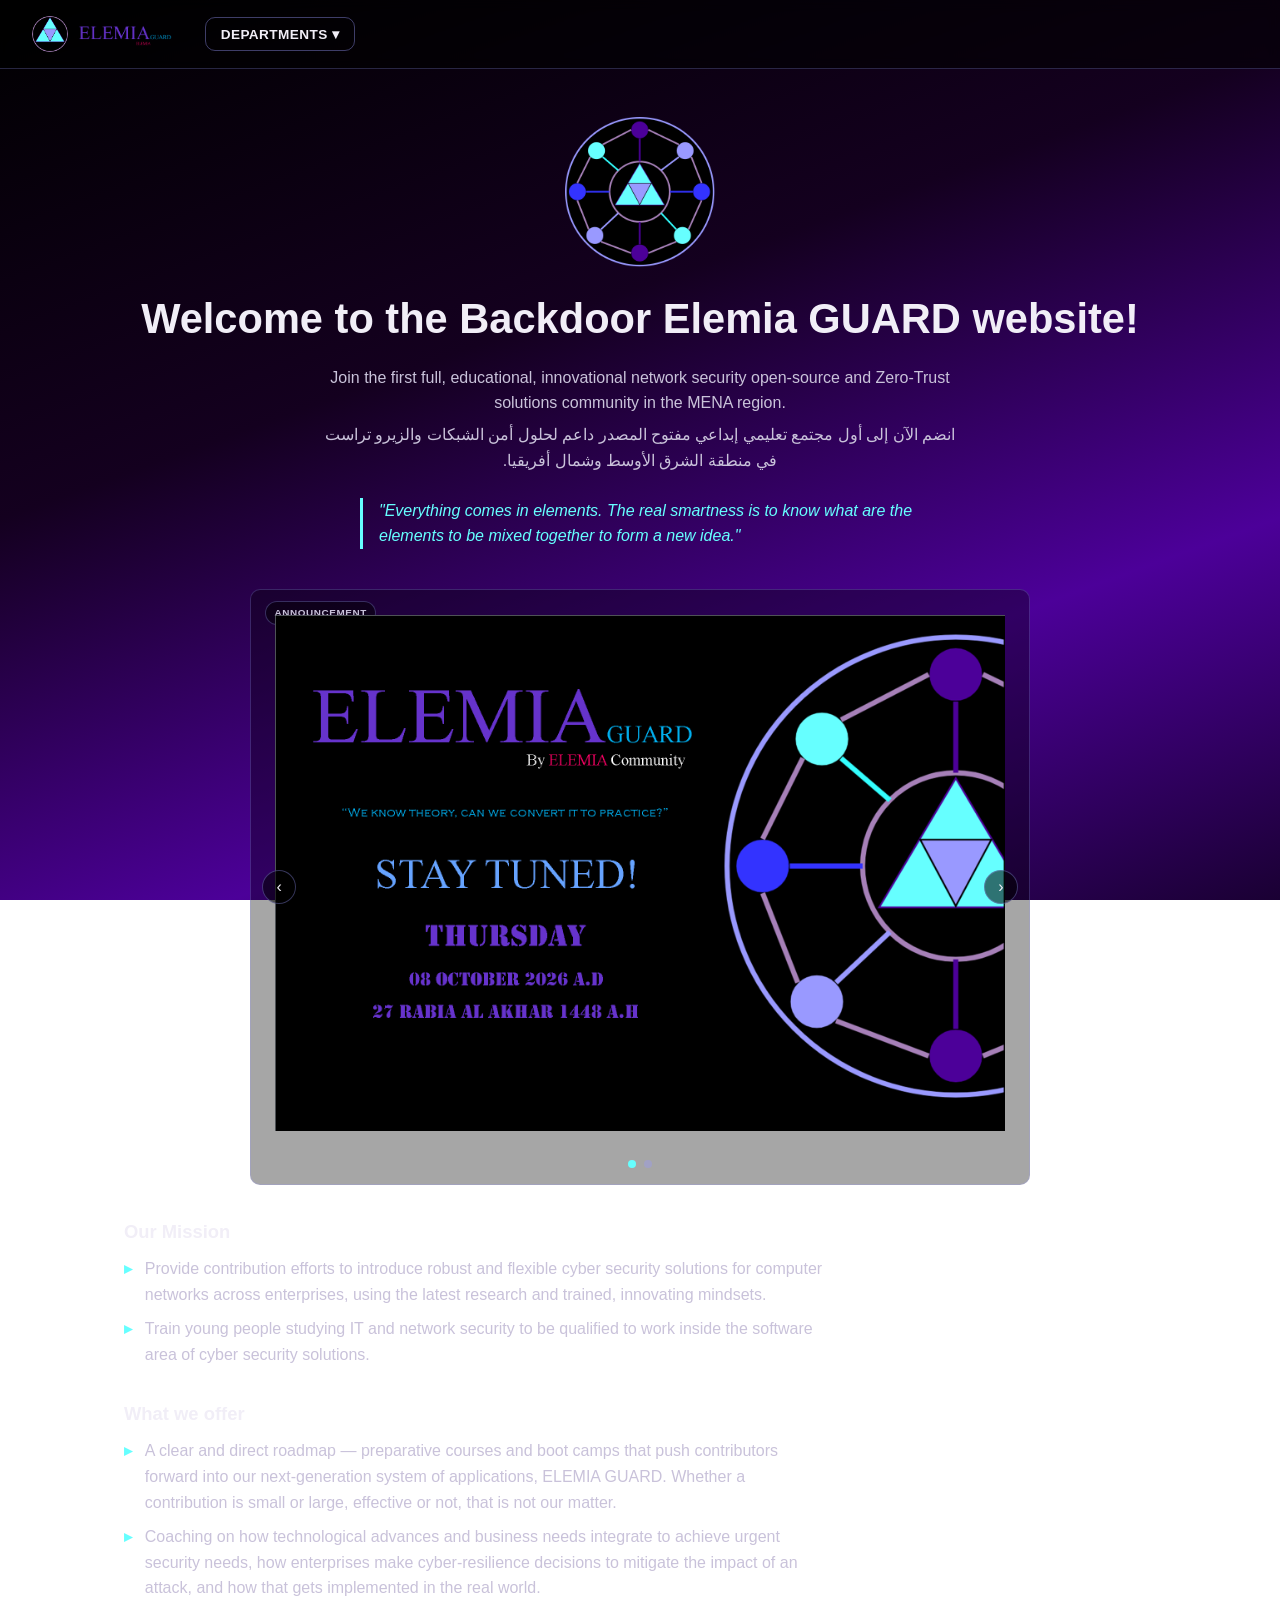
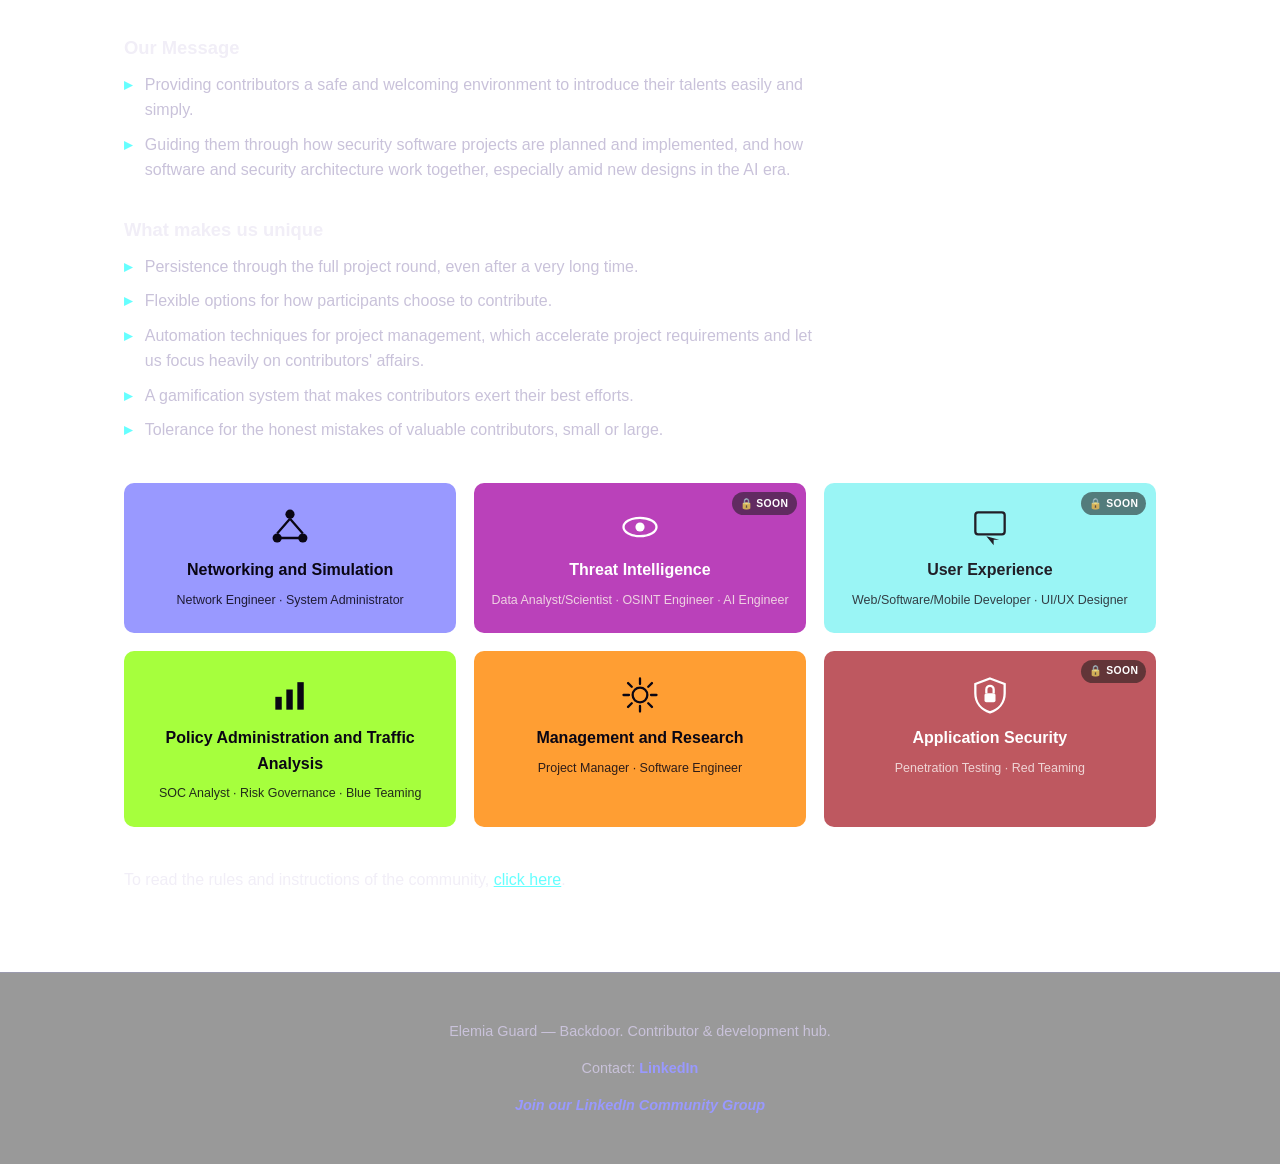
<file: index.html>
<!DOCTYPE html>
<html lang="en">
<head>
<meta charset="UTF-8" />
<meta name="viewport" content="width=device-width, initial-scale=1" />
<title>Elemia Guard — Backdoor</title>
<link rel="icon" type="image/png" href="assets/img/logo-small.png" />
<link rel="stylesheet" href="assets/style.css" />
</head>
<body>

<header class="site-header">
  <a href="index.html" class="site-logo">
    <img src="assets/img/logo-small.png" alt="Elemia Guard mark" class="logo-mark" />
    <img src="assets/img/logo-wordmark.png" alt="ELEMIA GUARD" class="logo-wordmark" />
  </a>

  <nav class="dept-dropdown">
    <button type="button">Departments ▾</button>
    <div class="dept-dropdown-menu">
      <a href="networking-and-simulation.html">Networking and Simulation</a>
      <a href="policy-administration-and-traffic-analysis.html">Policy Administration and Traffic Analysis</a>
      <a href="management-hub.html">Management and Research</a>
      <span class="locked">Threat Intelligence <span class="soon-tag">SOON</span></span>
      <span class="locked">User Experience <span class="soon-tag">SOON</span></span>
      <span class="locked">Application Security <span class="soon-tag">SOON</span></span>
	  <a href="rules-and-instructions.html">Rules and Instructions</a>
    </div>
  </nav>
</header>

<main class="page-shell">
  <section class="hero">
    <img id="main-image" src="assets/img/logo-large.png" alt="Elemia Guard emblem" class="hero-logo" />
    <h1>Welcome to the Backdoor Elemia GUARD website!</h1>
    <p>Join the first full, educational, innovational network security open-source and Zero-Trust solutions community in the MENA region.</p>
    <p class="arabic">انضم الآن إلى أول مجتمع تعليمي إبداعي مفتوح المصدر داعم لحلول أمن الشبكات والزيرو تراست في منطقة الشرق الأوسط وشمال أفريقيا.</p>

    <blockquote class="citation">
      "Everything comes in elements. The real smartness is to know what are the elements to be mixed together to form a new idea."
    </blockquote>
  </section>

  <div class="ad-slider">
    <span class="ad-slider-label">Announcement</span>
    <div class="ad-slider-track">
      <div class="ad-slide">
	<img src="assets/img/ElemiaGuard_OSC_Opening_Day.png" alt="Opening Day"></img>
      </div>
      <div class="ad-slide">
	<img src="assets/img/ELEMIA_Logo-ELEMIA_Guard.drawio_Landscape.png" alt="Opening Day"/>
      </div>
    </div>
    <button type="button" class="ad-slider-arrow prev" aria-label="Previous slide">‹</button>
    <button type="button" class="ad-slider-arrow next" aria-label="Next slide">›</button>
    <div class="ad-slider-dots"></div>
  </div>

  <section>
    <h2 class="section-label">Our Mission</h2>
    <ul class="section-body bullet-list">
      <li>Provide contribution efforts to introduce robust and flexible cyber security solutions for computer networks across enterprises, using the latest research and trained, innovating mindsets.</li>
      <li>Train young people studying IT and network security to be qualified to work inside the software area of cyber security solutions.</li>
    </ul>

    <h2 class="section-label">What we offer</h2>
    <ul class="section-body bullet-list">
      <li>A clear and direct roadmap — preparative courses and boot camps that push contributors forward into our next-generation system of applications, ELEMIA GUARD. Whether a contribution is small or large, effective or not, that is not our matter.</li>
      <li>Coaching on how technological advances and business needs integrate to achieve urgent security needs, how enterprises make cyber-resilience decisions to mitigate the impact of an attack, and how that gets implemented in the real world.</li>
    </ul>

    <h2 class="section-label">Our Message</h2>
    <ul class="section-body bullet-list">
      <li>Providing contributors a safe and welcoming environment to introduce their talents easily and simply.</li>
      <li>Guiding them through how security software projects are planned and implemented, and how software and security architecture work together, especially amid new designs in the AI era.</li>
    </ul>

    <h2 class="section-label">What makes us unique</h2>
    <ul class="section-body bullet-list">
      <li>Persistence through the full project round, even after a very long time.</li>
      <li>Flexible options for how participants choose to contribute.</li>
      <li>Automation techniques for project management, which accelerate project requirements and let us focus heavily on contributors' affairs.</li>
      <li>A gamification system that makes contributors exert their best efforts.</li>
      <li>Tolerance for the honest mistakes of valuable contributors, small or large.</li>
    </ul>
  </section>

  <section class="dept-grid">

    <a href="networking-and-simulation.html" class="dept-button dept-networking">
      <svg class="clip-icon" viewBox="0 0 48 48" fill="none" xmlns="http://www.w3.org/2000/svg">
        <circle cx="24" cy="10" r="5" fill="#0a0614"/>
        <circle cx="10" cy="36" r="5" fill="#0a0614"/>
        <circle cx="38" cy="36" r="5" fill="#0a0614"/>
        <path d="M24 15 L10 31 M24 15 L38 31 M14 36 H34" stroke="#0a0614" stroke-width="2.5"/>
      </svg>
      <span class="dept-title">Networking and Simulation</span>
      <span class="dept-roles">Network Engineer · System Administrator</span>
    </a>

    <div class="dept-button dept-threat locked" aria-disabled="true">
      <span class="lock-badge">🔒 SOON</span>
      <svg class="clip-icon" viewBox="0 0 48 48" fill="none" xmlns="http://www.w3.org/2000/svg">
        <ellipse cx="24" cy="24" rx="18" ry="10" stroke="#fff" stroke-width="2.5"/>
        <circle cx="24" cy="24" r="5" fill="#fff"/>
      </svg>
      <span class="dept-title">Threat Intelligence</span>
      <span class="dept-roles">Data Analyst/Scientist · OSINT Engineer · AI Engineer</span>
    </div>

    <div class="dept-button dept-ux locked" aria-disabled="true">
      <span class="lock-badge">🔒 SOON</span>
      <svg class="clip-icon" viewBox="0 0 48 48" fill="none" xmlns="http://www.w3.org/2000/svg">
        <rect x="8" y="8" width="32" height="24" rx="3" stroke="#0a0614" stroke-width="2.5"/>
        <path d="M20 34 L28 44 L28 38 L34 38 Z" fill="#0a0614"/>
      </svg>
      <span class="dept-title">User Experience</span>
      <span class="dept-roles">Web/Software/Mobile Developer · UI/UX Designer</span>
    </div>

    <a href="policy-administration-and-traffic-analysis.html" class="dept-button dept-pata">
      <svg class="clip-icon" viewBox="0 0 48 48" fill="none" xmlns="http://www.w3.org/2000/svg">
        <rect x="8" y="26" width="7" height="14" fill="#0a0614"/>
        <rect x="20" y="18" width="7" height="22" fill="#0a0614"/>
        <rect x="32" y="10" width="7" height="30" fill="#0a0614"/>
      </svg>
      <span class="dept-title">Policy Administration and Traffic Analysis</span>
      <span class="dept-roles">SOC Analyst · Risk Governance · Blue Teaming</span>
    </a>

    <a href="management-hub.html" class="dept-button dept-management">
      <svg class="clip-icon" viewBox="0 0 48 48" fill="none" xmlns="http://www.w3.org/2000/svg">
        <circle cx="24" cy="24" r="8" stroke="#0a0614" stroke-width="2.5"/>
        <path d="M24 6 V12 M24 36 V42 M6 24 H12 M36 24 H42 M11 11 L15 15 M33 33 L37 37 M37 11 L33 15 M15 33 L11 37"
              stroke="#0a0614" stroke-width="2.5" stroke-linecap="round"/>
      </svg>
      <span class="dept-title">Management and Research</span>
      <span class="dept-roles">Project Manager · Software Engineer</span>
    </a>

    <div class="dept-button dept-appsec locked" aria-disabled="true">
      <span class="lock-badge">🔒 SOON</span>
      <svg class="clip-icon" viewBox="0 0 48 48" fill="none" xmlns="http://www.w3.org/2000/svg">
        <path d="M24 6 L40 12 V22 C40 33 33 40 24 43 C15 40 8 33 8 22 V12 Z" stroke="#fff" stroke-width="2.5"/>
        <rect x="18" y="22" width="12" height="10" rx="2" fill="#fff"/>
        <path d="M20 22 V18 a4 4 0 0 1 8 0 V22" stroke="#fff" stroke-width="2.5" fill="none"/>
      </svg>
      <span class="dept-title">Application Security</span>
      <span class="dept-roles">Penetration Testing · Red Teaming</span>
    </div>
  </section>
	<span>To read the rules and instructions of the community, <a href="rules-and-instructions.html">click here</a>.</span>
</main>

<footer class="site-footer">
  <p>Elemia Guard — Backdoor. Contributor &amp; development hub.</p>
  <p>Contact: <a href="https://www.linkedin.com/in/hossam-eldeen-ibraheem-a2a61531b" target="_blank" rel="noopener">LinkedIn</a></p>
  <p><a href="https://www.linkedin.com/groups/42821055/" class="placeholder-text" title="LinkedIn Community Group">Join our LinkedIn Community Group</a></p>
</footer>

<script src="assets/main.js"></script>
</body>
</html>
</file>
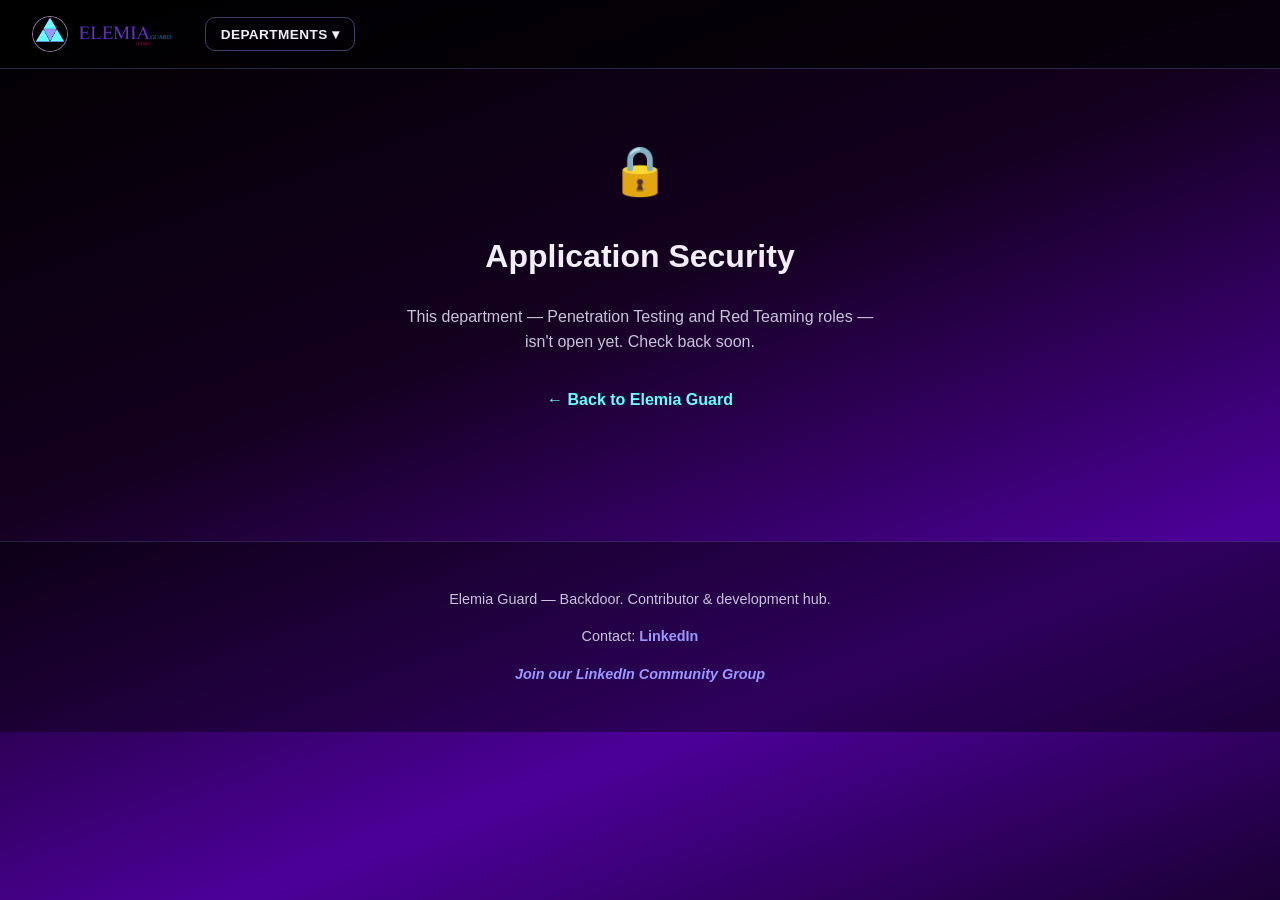
<file: application-security.html>
<!DOCTYPE html>
<html lang="en">
<head>
<meta charset="UTF-8" />
<meta name="viewport" content="width=device-width, initial-scale=1" />
<title>Application Security (Coming Soon) — Elemia Guard</title>
<link rel="stylesheet" href="assets/style.css" />
</head>
<body>

<header class="site-header">
  <a href="index.html" class="site-logo">
    <img src="assets/img/logo-small.png" alt="Elemia Guard mark" class="logo-mark" />
    <img src="assets/img/logo-wordmark.png" alt="ELEMIA GUARD" class="logo-wordmark" />
  </a>

  <nav class="dept-dropdown">
    <button type="button">Departments ▾</button>
    <div class="dept-dropdown-menu">
      <a href="networking-and-simulation.html">Networking and Simulation</a>
      <a href="policy-administration-and-traffic-analysis.html">Policy Administration and Traffic Analysis</a>
      <a href="management-hub.html">Management and Research</a>
      <span class="locked">Threat Intelligence <span class="soon-tag">SOON</span></span>
      <span class="locked">User Experience <span class="soon-tag">SOON</span></span>
      <span class="locked">Application Security <span class="soon-tag">SOON</span></span>
    </div>
  </nav>
</header>

<main class="page-shell locked-page">
  <div class="lock-icon">🔒</div>
  <h1 style="font-family: var(--font-display);">Application Security</h1>
  <p style="color: var(--c-text-dim); max-width: 480px; margin: 0 auto;">
    This department — Penetration Testing and Red Teaming roles — isn't open yet. Check back soon.
  </p>
  <a class="back-link" href="index.html">← Back to Elemia Guard</a>
</main>

<footer class="site-footer">
  <p>Elemia Guard — Backdoor. Contributor &amp; development hub.</p>
  <p>Contact: <a href="https://linkedin.com/in/hossam-eldeen-ibraheem" target="_blank" rel="noopener">LinkedIn</a></p>
  <p><a href="#" class="placeholder-text" title="Placeholder — replace with the community's LinkedIn group URL">Join our LinkedIn Community Group</a></p>
</footer>

<script src="assets/main.js"></script>
</body>
</html>
</file>
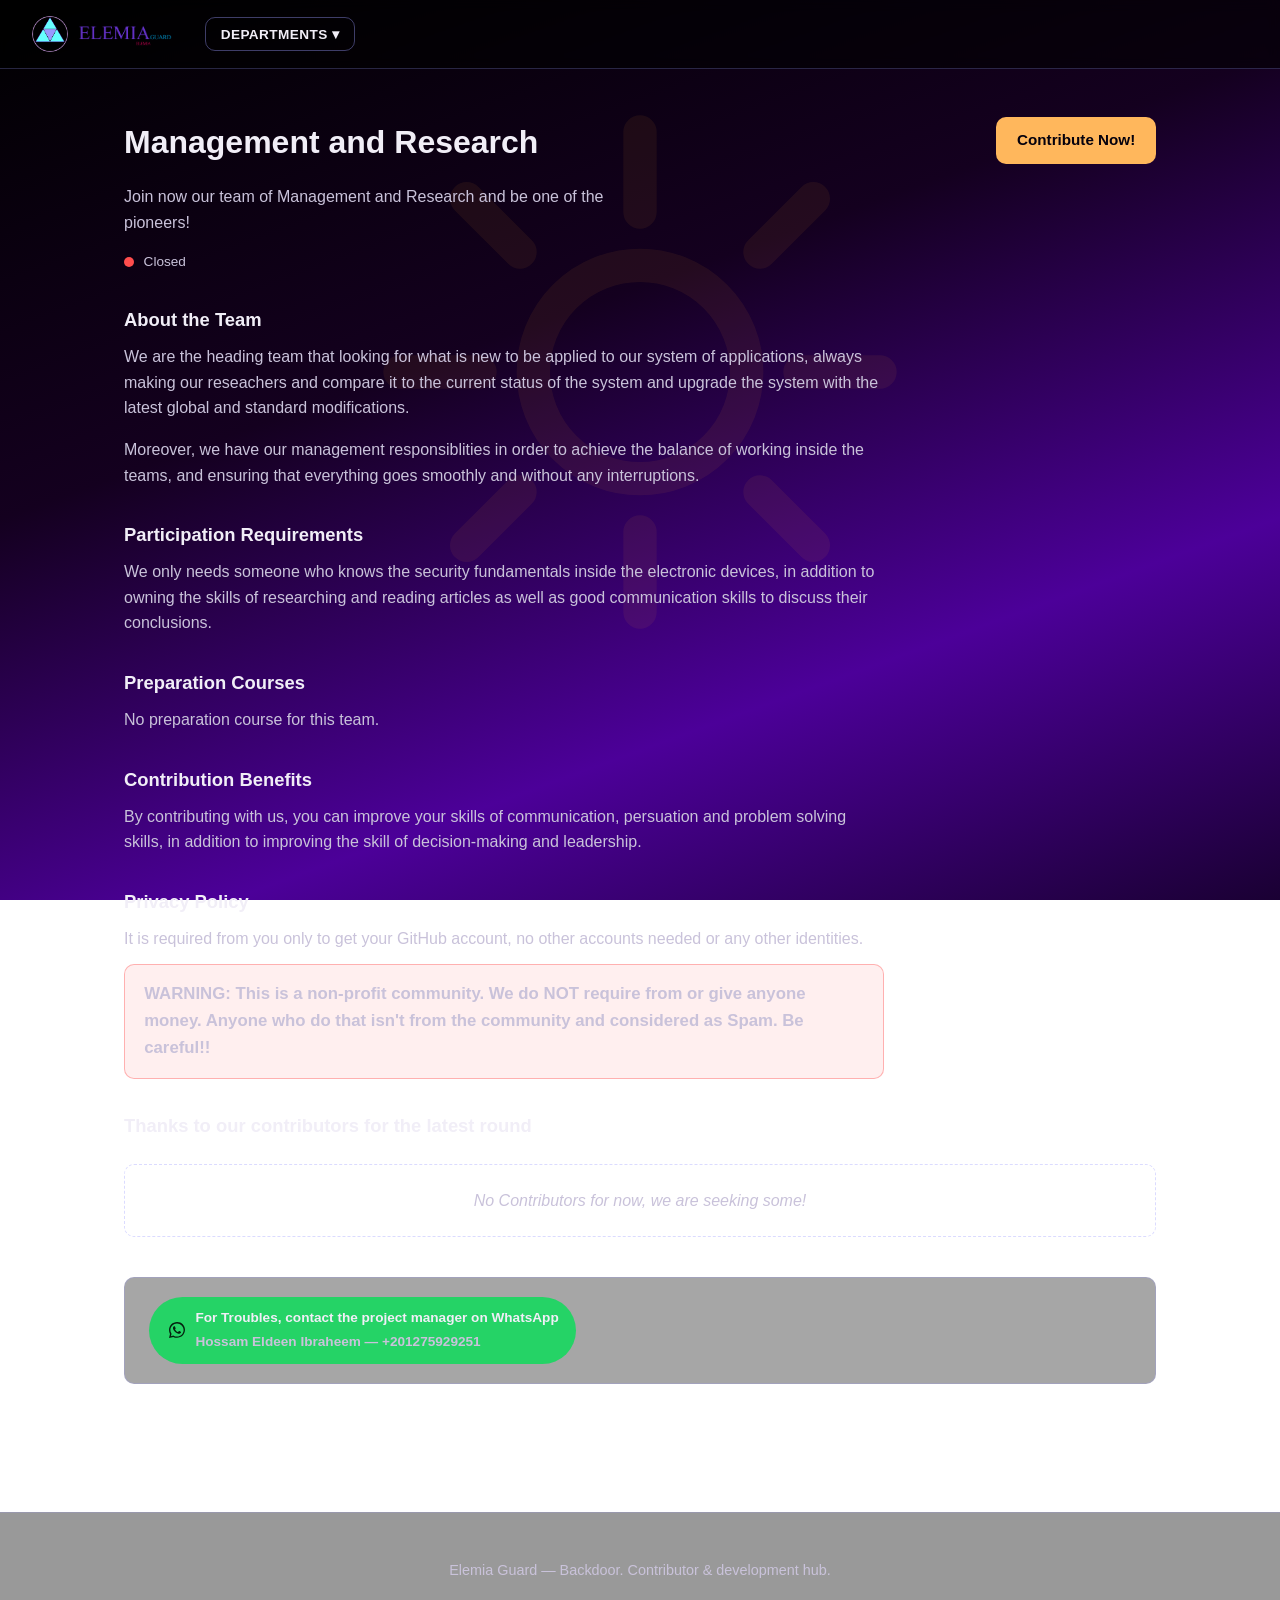
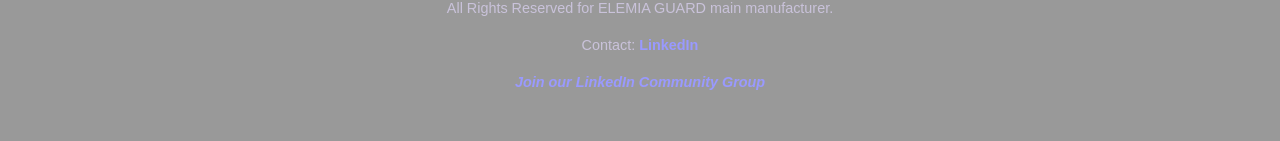
<file: management-hub.html>
<!DOCTYPE html>
<html lang="en">
<head>
<meta charset="UTF-8" />
<meta name="viewport" content="width=device-width, initial-scale=1" />
<title>Management and Research — Elemia Guard</title>
<link rel="icon" type="image/png" href="assets/img/logo-small.png" />
<link rel="stylesheet" href="assets/style.css" />
</head>
<body>

<header class="site-header">
  <a href="index.html" class="site-logo">
    <img src="assets/img/logo-small.png" alt="Elemia Guard mark" class="logo-mark" />
    <img src="assets/img/logo-wordmark.png" alt="ELEMIA GUARD" class="logo-wordmark" />
  </a>

  <nav class="dept-dropdown">
    <button type="button">Departments ▾</button>
    <div class="dept-dropdown-menu">
      <a href="networking-and-simulation.html">Networking and Simulation</a>
      <a href="policy-administration-and-traffic-analysis.html">Policy Administration and Traffic Analysis</a>
      <a href="management-hub.html">Management and Research</a>
      <span class="locked">Threat Intelligence <span class="soon-tag">SOON</span></span>
      <span class="locked">User Experience <span class="soon-tag">SOON</span></span>
      <span class="locked">Application Security <span class="soon-tag">SOON</span></span>
      <a href="rules-and-instructions.html">Rules and Instructions</a>
    </div>
  </nav>
</header>

<main class="page-shell dept-page-bg bg-management">

  <div class="dept-hero">
    <div>
      <h1 style="font-family: var(--font-display); margin: 0 0 0.5rem;">Management and Research</h1>
      <p style="color: var(--c-text-dim); max-width: 520px;">
        Join now our team of Management and Research and be one of the pioneers!
      </p>
      <div class="round-info">
        <span class="live-circle status-red" aria-hidden="true"></span>
        <span>Closed</span>
      </div>
    </div>
    <a class="btn-primary btn-management" href="mailto:hossamtamer232425@gmail.com?subject=Contribute%20-%20Management%20and%20Research&body=Hello%2C%0D%0A%0D%0AI%27d%20like%20to%20contribute%20to%20the%20Management%20and%20Research%20department%2Fteam%20of%20ELEMIA%20GUARD.%0D%0A%0D%0A-%20WhatsApp%20Contact%3A%0D%0A-%20Full%20Name%3A%0D%0A-%20GitHub%20Username%3A%0D%0A-%20Have%20you%20ever%20contributed%20to%20the%20project%3F%0D%0A-%20Do%20you%20have%20experience%20in%20programming%20and%20OOP%20%28or%20just%20solid%20knowledge%29%3F%0D%0A-%20What%20are%20your%20overall%20skills%3F%0D%0A%0D%0ABest%20regards%2C">
    Contribute Now!
</a>
  </div>

  <h2 class="section-label">About the Team</h2>
  <div class="detail-block">
    <p>We are the heading team that looking for what is new to be applied to our system of applications, always making our reseachers and compare it to the current status of the system and upgrade the system with the latest global and standard modifications.</p>
    <p>Moreover, we have our management responsiblities in order to achieve the balance of working inside the teams, and ensuring that everything goes smoothly and without any interruptions.</p>
  </div>

  <h2 class="section-label">Participation Requirements</h2>
  <div class="detail-block">
    <p>We only needs someone who knows the security fundamentals inside the electronic devices, in addition to owning the skills of researching and reading articles as well as good communication skills to discuss their conclusions.</p>
  </div>

  <h2 class="section-label">Preparation Courses</h2>
  <div class="detail-block">
    <p>No preparation course for this team.</p>
  </div>

  <h2 class="section-label">Contribution Benefits</h2>
  <div class="detail-block">
    <p>By contributing with us, you can improve your skills of communication, persuation and problem solving skills, in addition to improving the skill of decision-making and leadership.</p>
  </div>

  <h2 class="section-label">Privacy Policy</h2>
  <div class="privacy-block">
    <p>It is required from you only to get your GitHub account, no other  accounts needed or any other identities.</p>
    <p class="privacy-warning">WARNING: This is a non-profit community. We do NOT require from or give anyone money. Anyone who do that isn't from the community and considered as Spam. Be careful!!</p>
  </div>

  <h2 class="section-label">Thanks to our contributors for the latest round</h2>
  <div class="contributors-row">
    <div class="contributors-empty">No Contributors for now, we are seeking some!</div>
  </div>

  <div class="contact-manager">
    <a class="whatsapp-link" href="https://wa.me/201275929251" target="_blank" rel="noopener">
      <svg class="wa-icon" viewBox="0 0 32 32" xmlns="http://www.w3.org/2000/svg" fill="currentColor">
        <path d="M16.001 3.2c-7.07 0-12.8 5.73-12.8 12.8 0 2.258.59 4.377 1.62 6.217L3.2 28.8l6.76-1.773a12.74 12.74 0 0 0 6.04 1.539h.005c7.07 0 12.8-5.73 12.8-12.8s-5.73-12.8-12.804-12.566zm0 23.36a10.5 10.5 0 0 1-5.36-1.47l-.385-.228-4.01 1.052 1.07-3.91-.25-.4a10.53 10.53 0 0 1-1.625-5.604c0-5.82 4.74-10.56 10.564-10.56 5.822 0 10.56 4.74 10.56 10.56s-4.738 10.56-10.564 10.56zm5.797-7.91c-.318-.159-1.878-.927-2.169-1.033-.29-.106-.502-.159-.713.16-.212.318-.82 1.032-1.006 1.244-.185.212-.37.238-.688.08-.318-.16-1.343-.495-2.558-1.577-.945-.843-1.583-1.885-1.768-2.203-.185-.318-.02-.49.14-.649.144-.143.318-.37.477-.556.16-.185.212-.318.318-.53.106-.212.053-.397-.026-.556-.08-.16-.713-1.72-.977-2.354-.257-.618-.518-.535-.713-.545l-.607-.01c-.212 0-.556.08-.847.397-.29.318-1.11 1.086-1.11 2.647s1.137 3.07 1.296 3.282c.16.212 2.238 3.418 5.425 4.793.758.327 1.35.523 1.812.669.761.242 1.454.208 2.002.126.61-.091 1.878-.767 2.144-1.508.265-.74.265-1.375.185-1.508-.08-.132-.29-.212-.607-.37z"/>
      </svg>
      <span class="manager-info">
        <strong>For Troubles, contact the project manager on WhatsApp</strong>
        Hossam Eldeen Ibraheem — +201275929251
      </span>
    </a>
  </div>

</main>

<footer class="site-footer">
  <p>Elemia Guard — Backdoor. Contributor &amp; development hub.</p>
  <p>All Rights Reserved for ELEMIA GUARD main manufacturer.</p>
  <p>Contact: <a href="https://www.linkedin.com/in/hossam-eldeen-ibraheem-a2a61531b" target="_blank" rel="noopener">LinkedIn</a></p>
  <p><a href="https://www.linkedin.com/groups/42821055/" class="placeholder-text" title="LinkedIn Community Group">Join our LinkedIn Community Group</a></p>
</footer>

<script src="assets/main.js"></script>
</body>
</html>
</file>
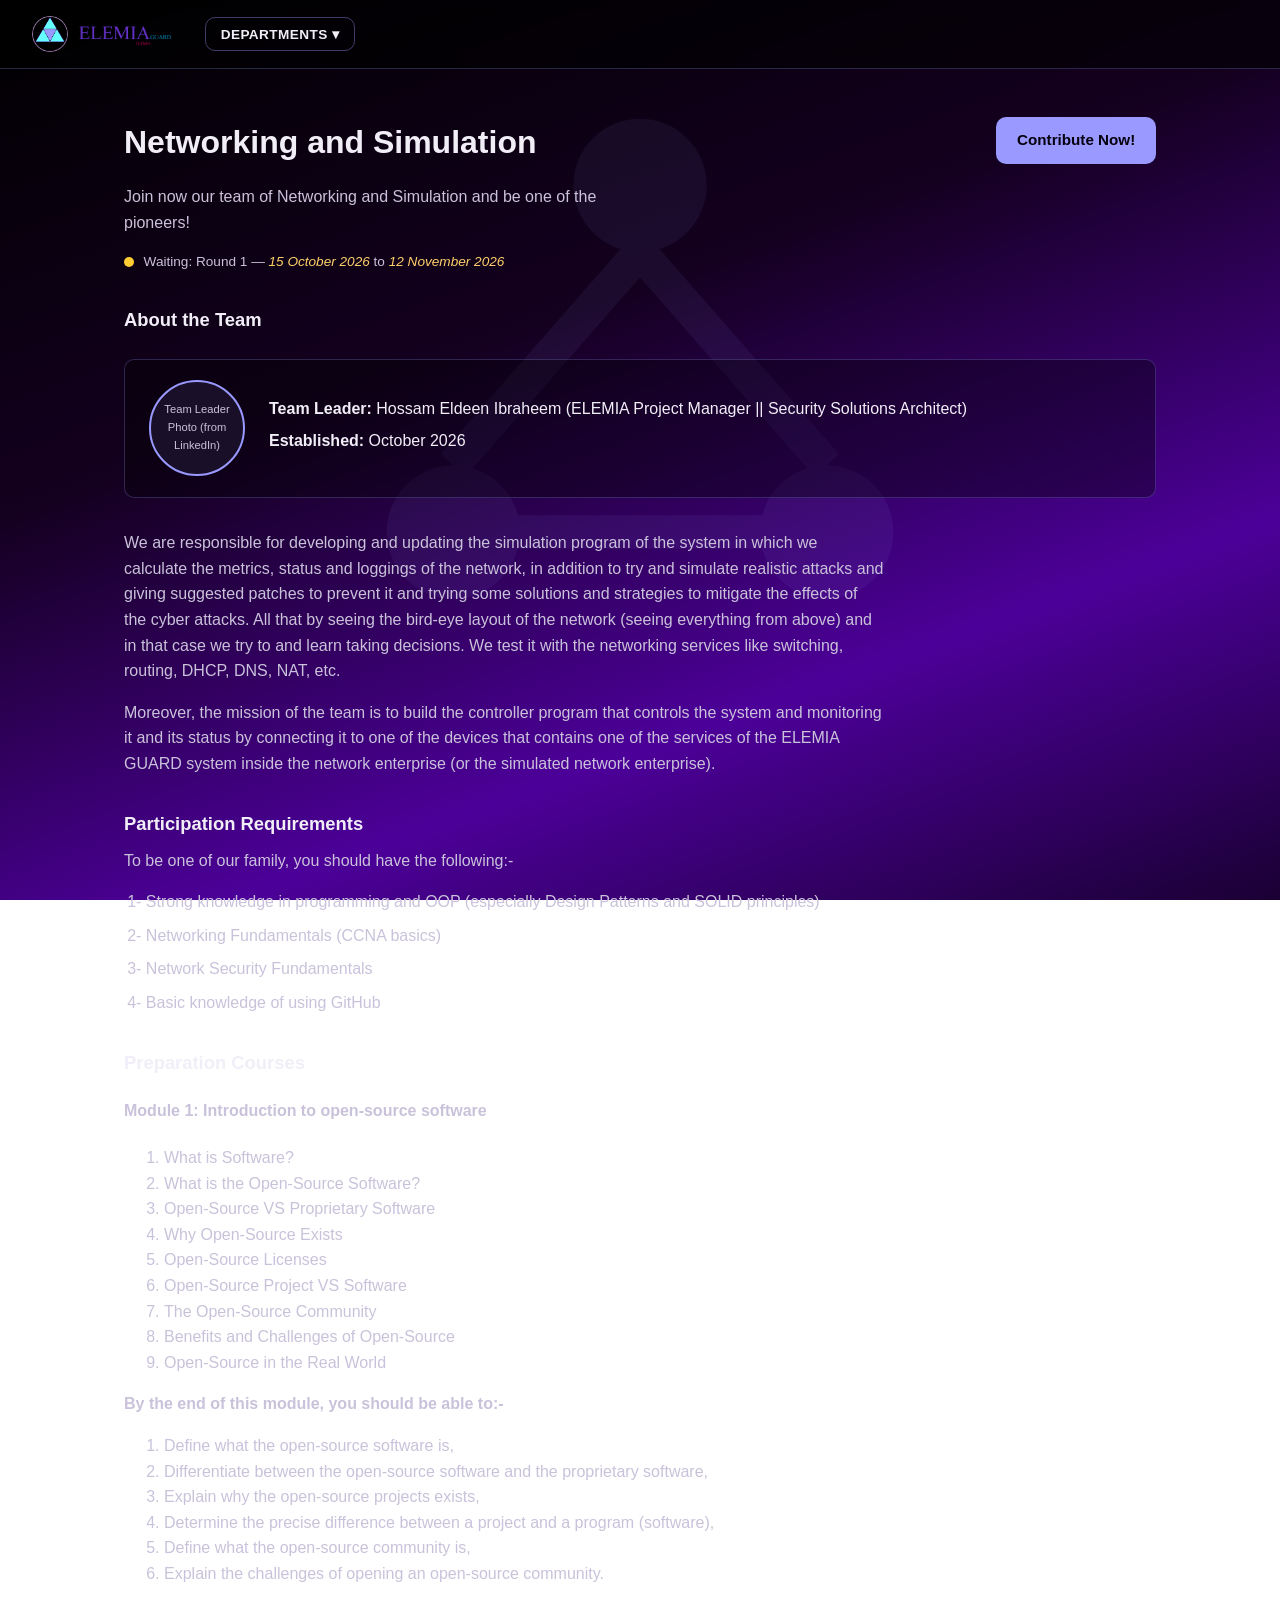
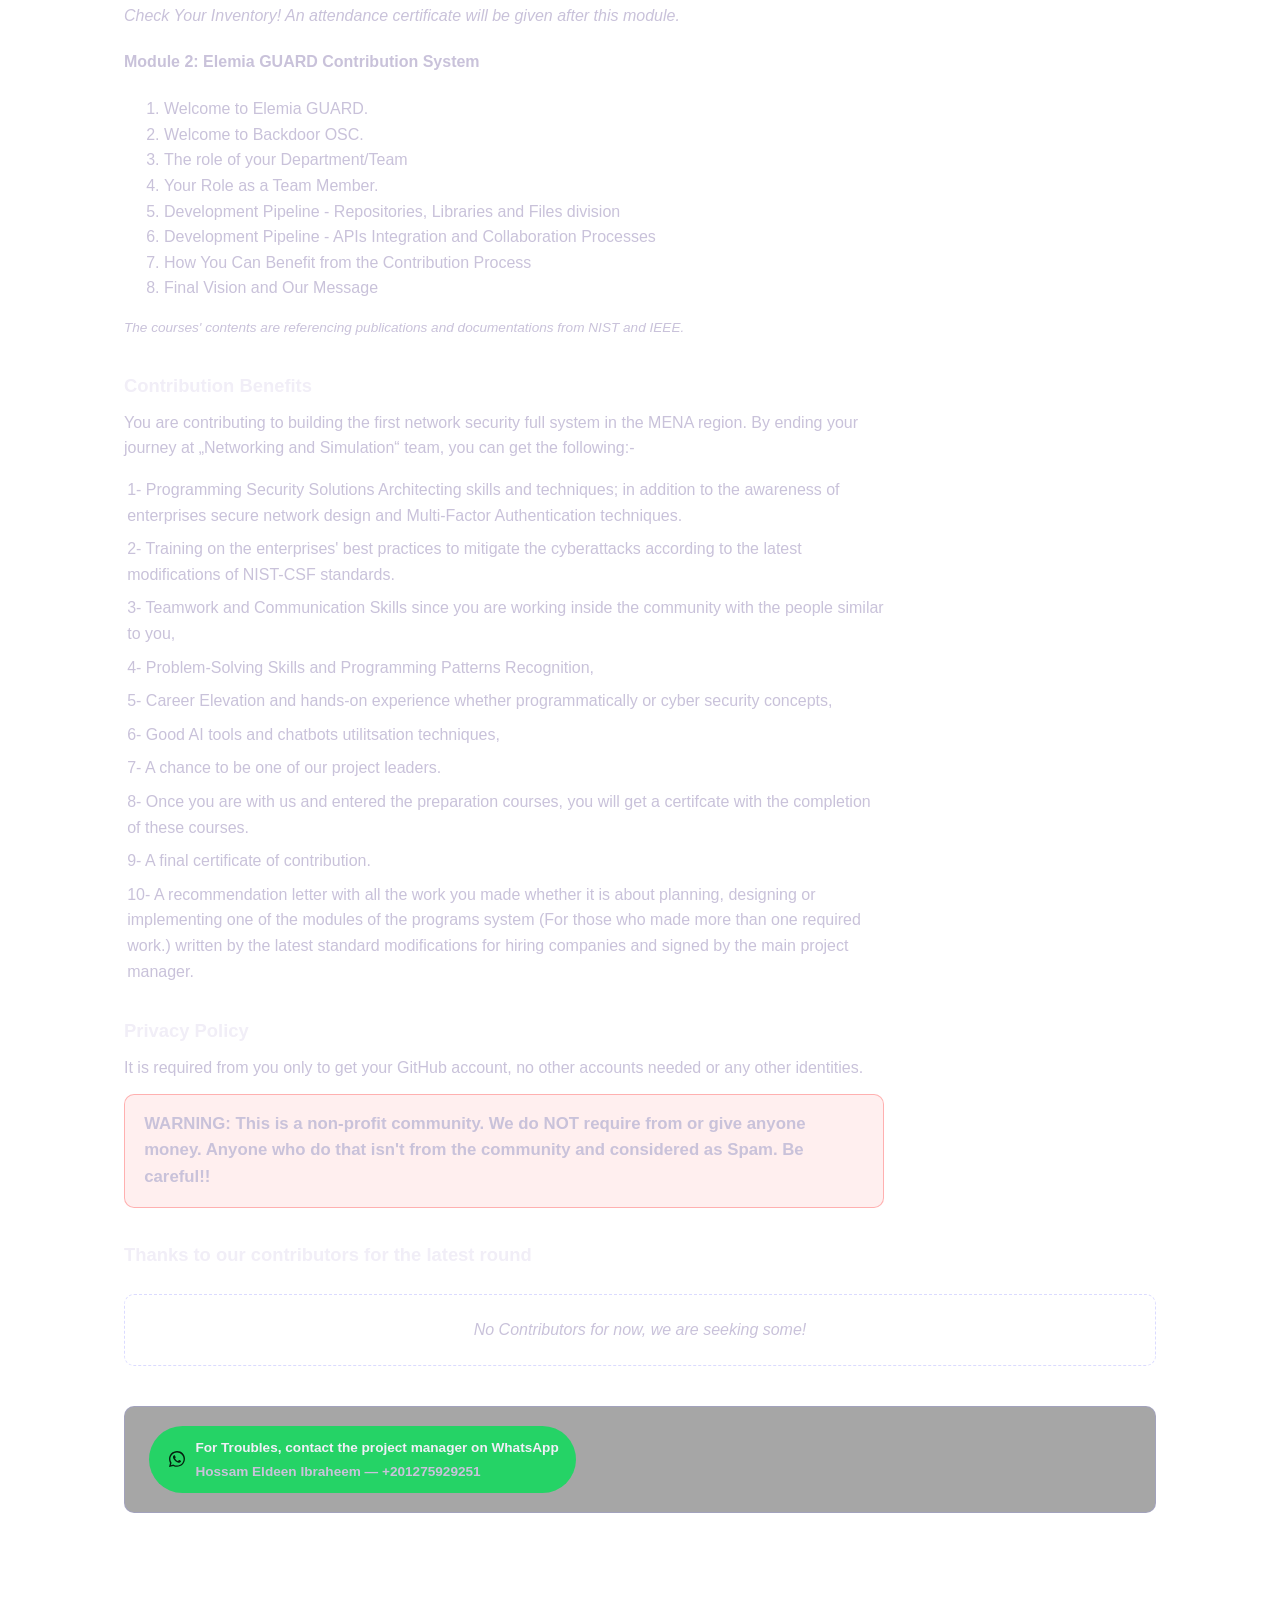
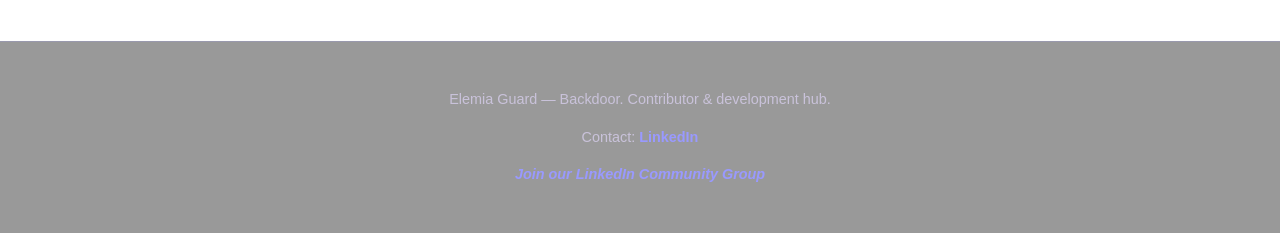
<file: networking-and-simulation.html>
<!DOCTYPE html>
<html lang="en">
<head>
<meta charset="UTF-8" />
<meta name="viewport" content="width=device-width, initial-scale=1" />
<title>Networking and Simulation — Elemia Guard</title>
<link rel="icon" type="image/png" href="assets/img/logo-small.png" />
<link rel="stylesheet" href="assets/style.css" />
</head>
<body>

<header class="site-header">
  <a href="index.html" class="site-logo">
    <img src="assets/img/logo-small.png" alt="Elemia Guard mark" class="logo-mark" />
    <img src="assets/img/logo-wordmark.png" alt="ELEMIA GUARD" class="logo-wordmark" />
  </a>

  <nav class="dept-dropdown">
    <button type="button">Departments ▾</button>
    <div class="dept-dropdown-menu">
      <a href="networking-and-simulation.html">Networking and Simulation</a>
      <a href="policy-administration-and-traffic-analysis.html">Policy Administration and Traffic Analysis</a>
      <a href="management-hub.html">Management and Research</a>
      <span class="locked">Threat Intelligence <span class="soon-tag">SOON</span></span>
      <span class="locked">User Experience <span class="soon-tag">SOON</span></span>
      <span class="locked">Application Security <span class="soon-tag">SOON</span></span>
      <a href="rules-and-instructions.html">Rules and Instructions</a>
    </div>
  </nav>
</header>

<main class="page-shell dept-page-bg bg-networking">

  <div class="dept-hero">
    <div>
      <h1 style="font-family: var(--font-display); margin: 0 0 0.5rem;">Networking and Simulation</h1>
      <p style="color: var(--c-text-dim); max-width: 520px;">
        Join now our team of Networking and Simulation and be one of the pioneers!
      </p>
      <div class="round-info">
        <span class="live-circle status-yellow" aria-hidden="true"></span>
        <span>Waiting: Round 1 — <span class="placeholder-text">15 October 2026</span> to <span class="placeholder-text">12 November 2026</span></span>
      </div>
    </div>
    <a class="btn-primary btn-networking" href="mailto:hossamtamer232425@gmail.com?subject=Contribute%20-%20Networking%20and%20Simulation&body=Hello%2C%0D%0A%0D%0AI%27d%20like%20to%20contribute%20to%20the%20Networking%20and%20Simulation%20department%2Fteam%20of%20ELEMIA%20GUARD.%0D%0A%0D%0A-%20WhatsApp%20Contact%3A%0D%0A-%20Full%20Name%3A%0D%0A-%20GitHub%20Username%3A%0D%0A-%20Have%20you%20ever%20contributed%20to%20the%20project%3F%0D%0A-%20Do%20you%20have%20experience%20in%20programming%20and%20OOP%20%28or%20just%20solid%20knowledge%29%3F%0D%0A-%20What%20are%20your%20overall%20skills%3F%0D%0A%0D%0ABest%20regards%2C">
    Contribute Now!
</a>
  </div>

  <h2 class="section-label">About the Team</h2>
  <div class="about-team">
    <div class="leader-photo">Team Leader<br/>Photo (from LinkedIn)</div>
    <div>
      <p style="margin: 0 0 0.4rem;"><strong>Team Leader:</strong> Hossam Eldeen Ibraheem (ELEMIA Project Manager || Security Solutions Architect)</p>
      <p style="margin: 0 0 0.4rem;"><strong>Established:</strong> October 2026</p>
    </div>
  </div>

  <div class="detail-block">
    <p>We are responsible for developing and updating the simulation program of the system in which we calculate the metrics, status and loggings of the network, in addition to try and simulate realistic attacks and giving suggested patches to prevent it and trying some solutions and strategies to mitigate the effects of the cyber attacks. All that by seeing the bird-eye layout of the network (seeing everything from above) and in that case we try to and learn taking decisions. We test it with the networking services like switching, routing, DHCP, DNS, NAT, etc.</p>
    <p>Moreover, the mission of the team is to build the controller program that controls the system and monitoring it and its status by connecting it to one of the devices that contains one of the services of the ELEMIA GUARD system inside the network enterprise (or the simulated network enterprise).</p>
  </div>

  <h2 class="section-label">Participation Requirements</h2>
  <div class="detail-block">
    <p>To be one of our family, you should have the following:-</p>
  </div>
  <ul class="numbered-list">
    <li>1- Strong knowledge in programming and OOP (especially Design Patterns and SOLID principles)</li>
    <li>2- Networking Fundamentals (CCNA basics)</li>
    <li>3- Network Security Fundamentals</li>
    <li>4- Basic knowledge of using GitHub</li>
  </ul>

  <h2 class="section-label">Preparation Courses</h2>
  <div class="detail-block">
    <div class="markdown-body">
  <h4>Module 1: Introduction to open-source software</h4>
  <ol>
    <li>What is Software?</li>
    <li>What is the Open-Source Software?</li>
    <li>Open-Source VS Proprietary Software</li>
    <li>Why Open-Source Exists</li>
    <li>Open-Source Licenses</li>
    <li>Open-Source Project VS Software</li>
    <li>The Open-Source Community</li>
    <li>Benefits and Challenges of Open-Source</li>
    <li>Open-Source in the Real World</li>
  </ol>

  <p><strong>By the end of this module, you should be able to:-</strong></p>
  <ol>
    <li>Define what the open-source software is,</li>
    <li>Differentiate between the open-source software and the proprietary software,</li>
    <li>Explain why the open-source projects exists,</li>
    <li>Determine the precise difference between a project and a program (software),</li>
    <li>Define what the open-source community is,</li>
    <li>Explain the challenges of opening an open-source community.</li>
  </ol>

  <p class="module-note"><em>Check Your Inventory! An attendance certificate will be given after this module.</em></p>

  <h4>Module 2: Elemia GUARD Contribution System</h4>
  <ol>
    <li>Welcome to Elemia GUARD.</li>
    <li>Welcome to Backdoor OSC.</li>
    <li>The role of your Department/Team</li>
    <li>Your Role as a Team Member.</li>
    <li>Development Pipeline - Repositories, Libraries and Files division</li>
    <li>Development Pipeline - APIs Integration and Collaboration Processes</li>
    <li>How You Can Benefit from the Contribution Process</li>
    <li>Final Vision and Our Message</li>
  </ol>
</div>
  </div>
  <p class="ref-note">The courses' contents are referencing publications and documentations from NIST and IEEE.</p>

  <h2 class="section-label">Contribution Benefits</h2>
  <div class="detail-block">
    <p>You are contributing to building the first network security full system in the MENA region. By ending your journey at „Networking and Simulation“ team, you can get the following:-</p>
  </div>
  <ul class="numbered-list">
    <li>1- Programming Security Solutions Architecting skills and techniques; in addition to the awareness of enterprises secure network design and Multi-Factor Authentication techniques.</li>
    <li>2- Training on the enterprises' best practices to mitigate the cyberattacks according to the latest modifications of NIST-CSF standards.</li>
    <li>3- Teamwork and Communication Skills since you are working inside the community with the people similar to you,</li>
    <li>4- Problem-Solving Skills and Programming Patterns Recognition,</li>
    <li>5- Career Elevation and hands-on experience whether programmatically or cyber security concepts,</li>
    <li>6- Good AI tools and chatbots utilitsation techniques,</li>
    <li>7- A chance to be one of our project leaders.</li>
    <li>8- Once you are with us and entered the preparation courses, you will get a certifcate with the completion of these courses.</li>
    <li>9- A final certificate of contribution.</li>
    <li>10- A recommendation letter with all the work you made whether it is about planning, designing or implementing one of the modules of the programs system (For those who made more than one required work.) written by the latest standard modifications for hiring companies and signed by the main project manager.</li>
  </ul>

  <h2 class="section-label">Privacy Policy</h2>
  <div class="privacy-block">
    <p>It is required from you only to get your GitHub account, no other  accounts needed or any other identities.</p>
    <p class="privacy-warning">WARNING: This is a non-profit community. We do NOT require from or give anyone money. Anyone who do that isn't from the community and considered as Spam. Be careful!!</p>
  </div>

  <h2 class="section-label">Thanks to our contributors for the latest round</h2>
  <div class="contributors-row">
    <div class="contributors-empty">No Contributors for now, we are seeking some!</div>
  </div>

  <div class="contact-manager">
    <a class="whatsapp-link" href="https://wa.me/201275929251" target="_blank" rel="noopener">
      <svg class="wa-icon" viewBox="0 0 32 32" xmlns="http://www.w3.org/2000/svg" fill="currentColor">
        <path d="M16.001 3.2c-7.07 0-12.8 5.73-12.8 12.8 0 2.258.59 4.377 1.62 6.217L3.2 28.8l6.76-1.773a12.74 12.74 0 0 0 6.04 1.539h.005c7.07 0 12.8-5.73 12.8-12.8s-5.73-12.8-12.804-12.566zm0 23.36a10.5 10.5 0 0 1-5.36-1.47l-.385-.228-4.01 1.052 1.07-3.91-.25-.4a10.53 10.53 0 0 1-1.625-5.604c0-5.82 4.74-10.56 10.564-10.56 5.822 0 10.56 4.74 10.56 10.56s-4.738 10.56-10.564 10.56zm5.797-7.91c-.318-.159-1.878-.927-2.169-1.033-.29-.106-.502-.159-.713.16-.212.318-.82 1.032-1.006 1.244-.185.212-.37.238-.688.08-.318-.16-1.343-.495-2.558-1.577-.945-.843-1.583-1.885-1.768-2.203-.185-.318-.02-.49.14-.649.144-.143.318-.37.477-.556.16-.185.212-.318.318-.53.106-.212.053-.397-.026-.556-.08-.16-.713-1.72-.977-2.354-.257-.618-.518-.535-.713-.545l-.607-.01c-.212 0-.556.08-.847.397-.29.318-1.11 1.086-1.11 2.647s1.137 3.07 1.296 3.282c.16.212 2.238 3.418 5.425 4.793.758.327 1.35.523 1.812.669.761.242 1.454.208 2.002.126.61-.091 1.878-.767 2.144-1.508.265-.74.265-1.375.185-1.508-.08-.132-.29-.212-.607-.37z"/>
      </svg>
      <span class="manager-info">
        <strong>For Troubles, contact the project manager on WhatsApp</strong>
        Hossam Eldeen Ibraheem — +201275929251
      </span>
    </a>
  </div>

</main>

<footer class="site-footer">
  <p>Elemia Guard — Backdoor. Contributor &amp; development hub.</p>
  <p>Contact: <a href="https://linkedin.com/in/hossam-eldeen-ibraheem-a2a61531b" target="_blank" rel="noopener">LinkedIn</a></p>
  <p><a href="https://www.linkedin.com/groups/42821055/" class="placeholder-text" title="LinkedIn Community Group">Join our LinkedIn Community Group</a></p>
</footer>

<script src="assets/main.js"></script>
</body>
</html>
</file>
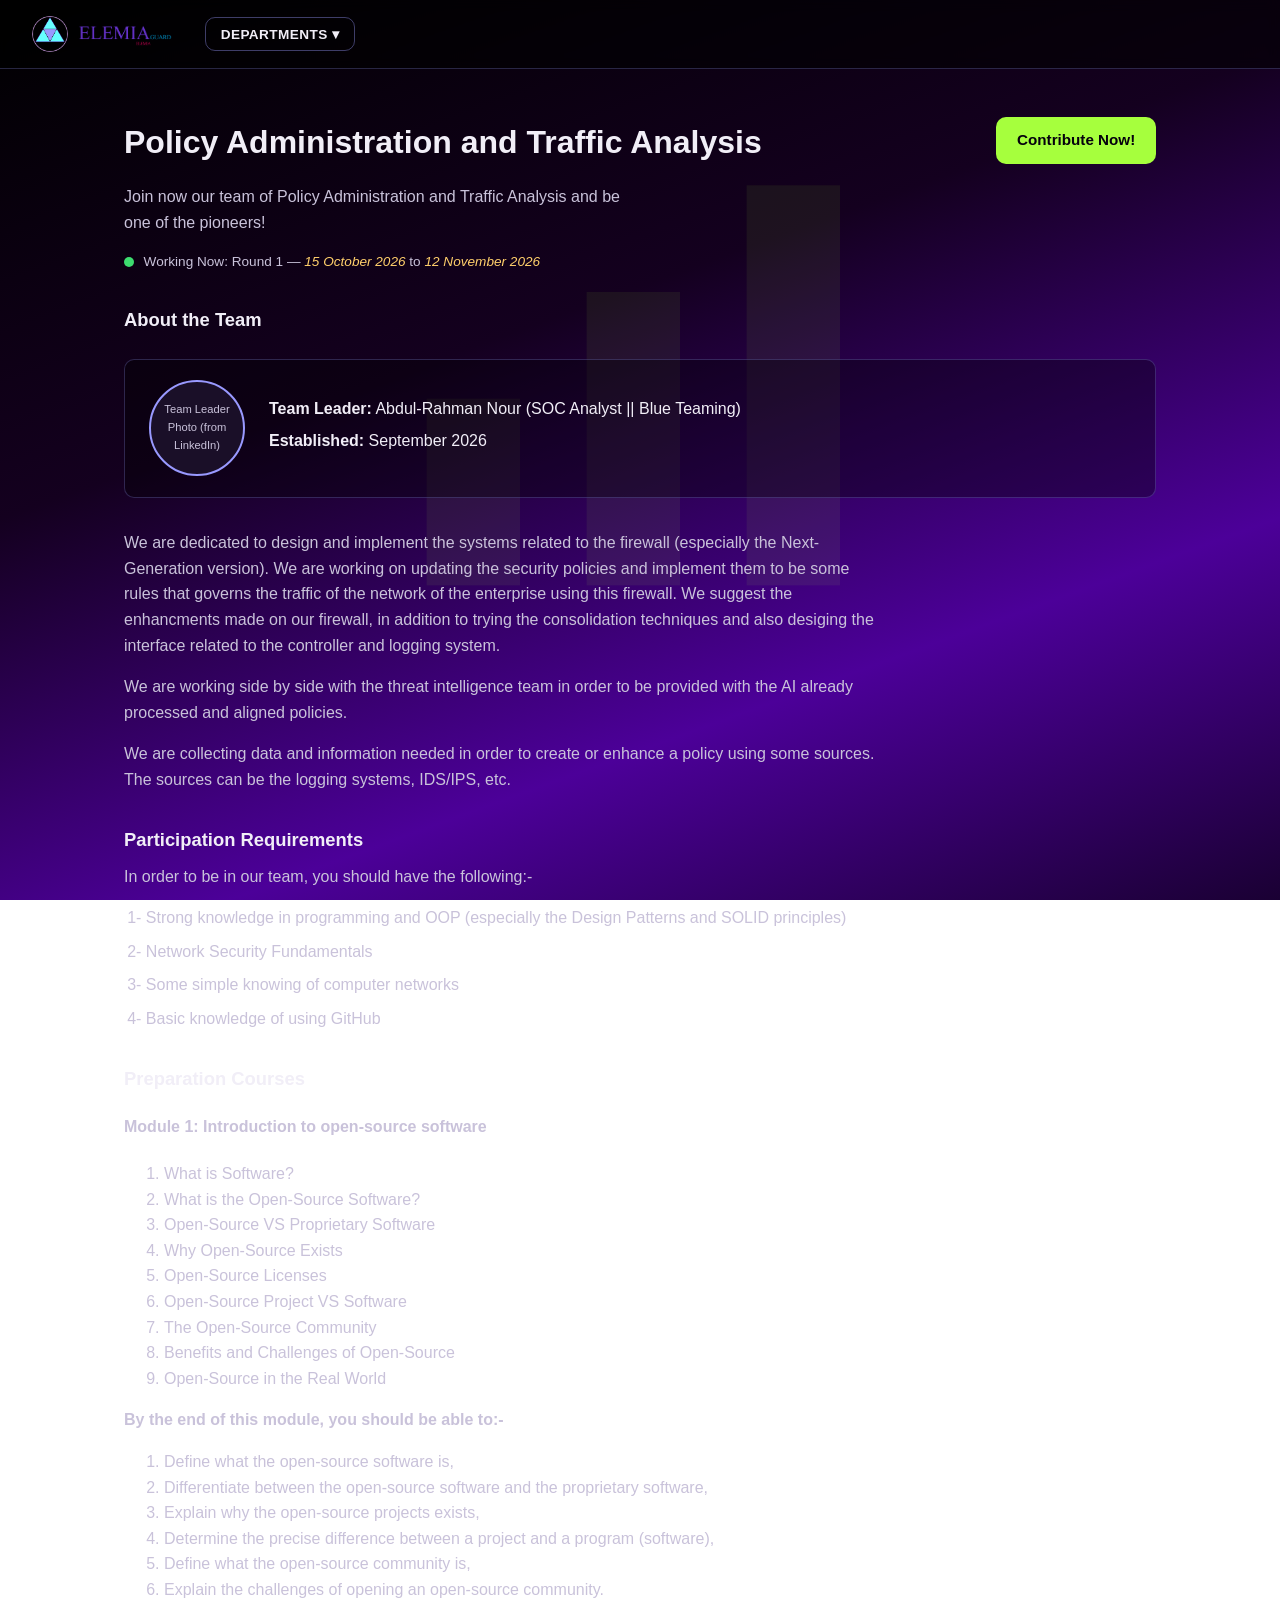
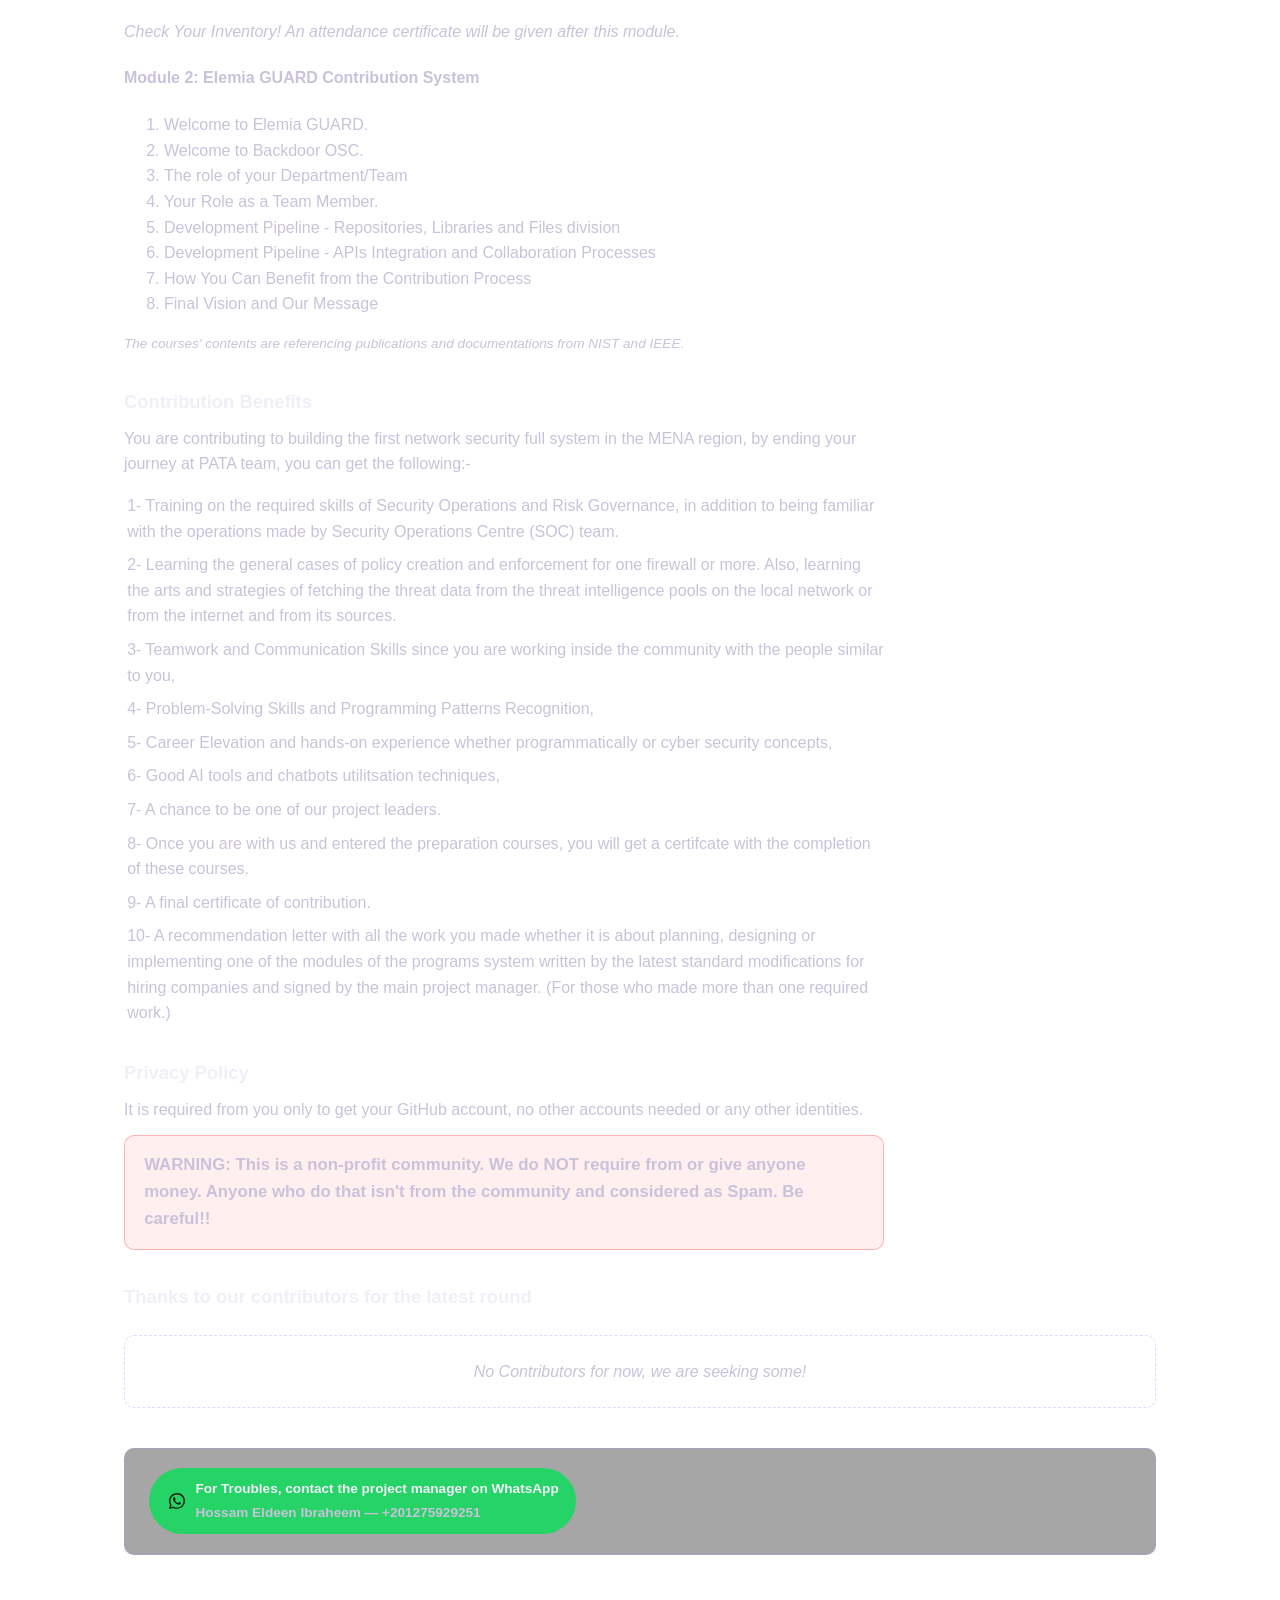
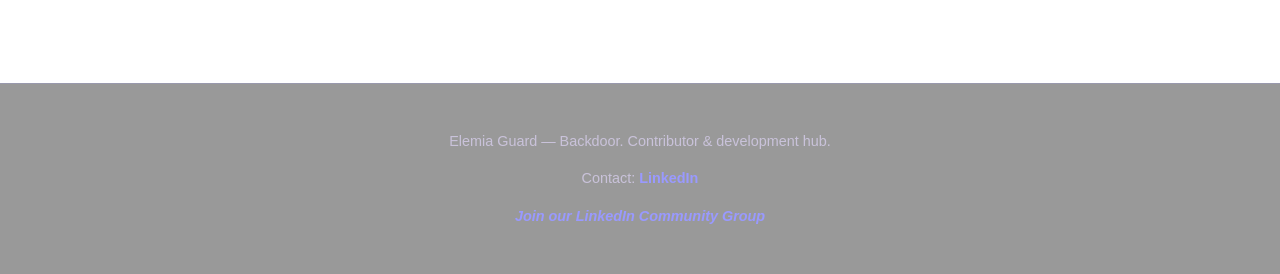
<file: policy-administration-and-traffic-analysis.html>
<!DOCTYPE html>
<html lang="en">
<head>
<meta charset="UTF-8" />
<meta name="viewport" content="width=device-width, initial-scale=1" />
<title>Policy Administration and Traffic Analysis — Elemia Guard</title>
<link rel="icon" type="image/png" href="assets/img/logo-small.png" />
<link rel="stylesheet" href="assets/style.css" />
</head>
<body>

<header class="site-header">
  <a href="index.html" class="site-logo">
    <img src="assets/img/logo-small.png" alt="Elemia Guard mark" class="logo-mark" />
    <img src="assets/img/logo-wordmark.png" alt="ELEMIA GUARD" class="logo-wordmark" />
  </a>

  <nav class="dept-dropdown">
    <button type="button">Departments ▾</button>
    <div class="dept-dropdown-menu">
      <a href="networking-and-simulation.html">Networking and Simulation</a>
      <a href="policy-administration-and-traffic-analysis.html">Policy Administration and Traffic Analysis</a>
      <a href="management-hub.html">Management and Research</a>
      <span class="locked">Threat Intelligence <span class="soon-tag">SOON</span></span>
      <span class="locked">User Experience <span class="soon-tag">SOON</span></span>
      <span class="locked">Application Security <span class="soon-tag">SOON</span></span>
      <a href="rules-and-instructions.html">Rules and Instructions</a>
    </div>
  </nav>
</header>

<main class="page-shell dept-page-bg bg-pata">

  <div class="dept-hero">
    <div>
      <h1 style="font-family: var(--font-display); margin: 0 0 0.5rem;">Policy Administration and Traffic Analysis</h1>
      <p style="color: var(--c-text-dim); max-width: 520px;">
        Join now our team of Policy Administration and Traffic Analysis and be one of the pioneers!
      </p>
      <div class="round-info">
        <span class="live-circle" aria-hidden="true"></span>
        <span>Working Now: Round 1 — <span class="placeholder-text">15 October 2026</span> to <span class="placeholder-text">12 November 2026</span></span>
      </div>
    </div>
    <a class="btn-primary btn-pata" href="mailto:hossamtamer232425@gmail.com?subject=Contribute%20-%20PATA&body=Hello%2C%0D%0A%0D%0AI%27d%20like%20to%20contribute%20to%20the%20PATA%20department%2Fteam%20of%20ELEMIA%20GUARD.%0D%0A%0D%0A-%20WhatsApp%20Contact%3A%0D%0A-%20Full%20Name%3A%0D%0A-%20GitHub%20Username%3A%0D%0A-%20Have%20you%20ever%20contributed%20to%20the%20project%3F%0D%0A-%20Do%20you%20have%20experience%20in%20programming%20and%20OOP%20%28or%20just%20solid%20knowledge%29%3F%0D%0A-%20What%20are%20your%20overall%20skills%3F%0D%0A%0D%0ABest%20regards%2C">
    Contribute Now!
</a>
  </div>

  <h2 class="section-label">About the Team</h2>
  <div class="about-team">
    <div class="leader-photo">Team Leader<br/>Photo (from LinkedIn)</div>
    <div>
      <p style="margin: 0 0 0.4rem;"><strong>Team Leader:</strong> Abdul-Rahman Nour (SOC Analyst || Blue Teaming)</p>
      <p style="margin: 0 0 0.4rem;"><strong>Established:</strong> September 2026</p>
    </div>
  </div>

  <div class="detail-block">
    <p>We are dedicated to design and implement the systems related to the firewall (especially the Next-Generation version). We are working on updating the security policies and implement them to be some rules that governs the traffic of the network of the enterprise using this firewall. We suggest the enhancments made on our firewall, in addition to trying the consolidation techniques and also desiging the interface related to the controller and logging system.</p>
    <p>We are working side by side with the threat intelligence team in order to be provided with the AI already processed and aligned policies.</p>
    <p>We are collecting data and information needed in order to create or enhance a policy using some sources. The sources can be the logging systems, IDS/IPS, etc.</p>
  </div>

  <h2 class="section-label">Participation Requirements</h2>
  <div class="detail-block">
    <p>In order to be in our team, you should have the following:-</p>
  </div>
  <ul class="numbered-list">
    <li>1- Strong knowledge in programming and OOP (especially the Design Patterns and SOLID principles)</li>
    <li>2- Network Security Fundamentals</li>
    <li>3- Some simple knowing of computer networks</li>
    <li>4- Basic knowledge of using GitHub</li>
  </ul>

  <h2 class="section-label">Preparation Courses</h2>
  <div class="detail-block">
        <div class="markdown-body">
  <h4>Module 1: Introduction to open-source software</h4>
  <ol>
    <li>What is Software?</li>
    <li>What is the Open-Source Software?</li>
    <li>Open-Source VS Proprietary Software</li>
    <li>Why Open-Source Exists</li>
    <li>Open-Source Licenses</li>
    <li>Open-Source Project VS Software</li>
    <li>The Open-Source Community</li>
    <li>Benefits and Challenges of Open-Source</li>
    <li>Open-Source in the Real World</li>
  </ol>

  <p><strong>By the end of this module, you should be able to:-</strong></p>
  <ol>
    <li>Define what the open-source software is,</li>
    <li>Differentiate between the open-source software and the proprietary software,</li>
    <li>Explain why the open-source projects exists,</li>
    <li>Determine the precise difference between a project and a program (software),</li>
    <li>Define what the open-source community is,</li>
    <li>Explain the challenges of opening an open-source community.</li>
  </ol>

  <p class="module-note"><em>Check Your Inventory! An attendance certificate will be given after this module.</em></p>

  <h4>Module 2: Elemia GUARD Contribution System</h4>
  <ol>
    <li>Welcome to Elemia GUARD.</li>
    <li>Welcome to Backdoor OSC.</li>
    <li>The role of your Department/Team</li>
    <li>Your Role as a Team Member.</li>
    <li>Development Pipeline - Repositories, Libraries and Files division</li>
    <li>Development Pipeline - APIs Integration and Collaboration Processes</li>
    <li>How You Can Benefit from the Contribution Process</li>
    <li>Final Vision and Our Message</li>
  </ol>
</div>
  </div>
  <p class="ref-note">The courses' contents are referencing publications and documentations from NIST and IEEE.</p>

  <h2 class="section-label">Contribution Benefits</h2>
  <div class="detail-block">
    <p>You are contributing to building the first network security full system in the MENA region, by ending your journey at PATA team, you can get the following:-</p>
  </div>
  <ul class="numbered-list">
    <li>1- Training on the required skills of Security Operations and Risk Governance, in addition to being familiar with the operations made by Security Operations Centre (SOC) team.</li>
    <li>2- Learning the general cases of policy creation and enforcement for one firewall or more. Also, learning the arts and strategies of fetching the threat data from the threat intelligence pools on the local network or from the internet and from its sources.</li>
    <li>3- Teamwork and Communication Skills since you are working inside the community with the people similar to you,</li>
    <li>4- Problem-Solving Skills and Programming Patterns Recognition,</li>
    <li>5- Career Elevation and hands-on experience whether programmatically or cyber security concepts,</li>
    <li>6- Good AI tools and chatbots utilitsation techniques,</li>
    <li>7- A chance to be one of our project leaders.</li>
    <li>8- Once you are with us and entered the preparation courses, you will get a certifcate with the completion of these courses.</li>
    <li>9- A final certificate of contribution.</li>
    <li>10- A recommendation letter with all the work you made whether it is about planning, designing or implementing one of the modules of the programs system written by the latest standard modifications for hiring companies and signed by the main project manager. (For those who made more than one required work.)</li>
  </ul>

  <h2 class="section-label">Privacy Policy</h2>
  <div class="privacy-block">
    <p>It is required from you only to get your GitHub account, no other  accounts needed or any other identities.</p>
    <p class="privacy-warning">WARNING: This is a non-profit community. We do NOT require from or give anyone money. Anyone who do that isn't from the community and considered as Spam. Be careful!!</p>
  </div>

  <h2 class="section-label">Thanks to our contributors for the latest round</h2>
  <div class="contributors-row">
    <div class="contributors-empty">No Contributors for now, we are seeking some!</div>
  </div>

  <div class="contact-manager">
    <a class="whatsapp-link" href="https://wa.me/201275929251" target="_blank" rel="noopener">
      <svg class="wa-icon" viewBox="0 0 32 32" xmlns="http://www.w3.org/2000/svg" fill="currentColor">
        <path d="M16.001 3.2c-7.07 0-12.8 5.73-12.8 12.8 0 2.258.59 4.377 1.62 6.217L3.2 28.8l6.76-1.773a12.74 12.74 0 0 0 6.04 1.539h.005c7.07 0 12.8-5.73 12.8-12.8s-5.73-12.8-12.804-12.566zm0 23.36a10.5 10.5 0 0 1-5.36-1.47l-.385-.228-4.01 1.052 1.07-3.91-.25-.4a10.53 10.53 0 0 1-1.625-5.604c0-5.82 4.74-10.56 10.564-10.56 5.822 0 10.56 4.74 10.56 10.56s-4.738 10.56-10.564 10.56zm5.797-7.91c-.318-.159-1.878-.927-2.169-1.033-.29-.106-.502-.159-.713.16-.212.318-.82 1.032-1.006 1.244-.185.212-.37.238-.688.08-.318-.16-1.343-.495-2.558-1.577-.945-.843-1.583-1.885-1.768-2.203-.185-.318-.02-.49.14-.649.144-.143.318-.37.477-.556.16-.185.212-.318.318-.53.106-.212.053-.397-.026-.556-.08-.16-.713-1.72-.977-2.354-.257-.618-.518-.535-.713-.545l-.607-.01c-.212 0-.556.08-.847.397-.29.318-1.11 1.086-1.11 2.647s1.137 3.07 1.296 3.282c.16.212 2.238 3.418 5.425 4.793.758.327 1.35.523 1.812.669.761.242 1.454.208 2.002.126.61-.091 1.878-.767 2.144-1.508.265-.74.265-1.375.185-1.508-.08-.132-.29-.212-.607-.37z"/>
      </svg>
      <span class="manager-info">
        <strong>For Troubles, contact the project manager on WhatsApp</strong>
        Hossam Eldeen Ibraheem — +201275929251
      </span>
    </a>
  </div>

</main>

<footer class="site-footer">
  <p>Elemia Guard — Backdoor. Contributor &amp; development hub.</p>
  <p>Contact: <a href="https://www.linkedin.com/in/hossam-eldeen-ibraheem-a2a61531b" target="_blank" rel="noopener">LinkedIn</a></p>
  <p><a href="https://www.linkedin.com/groups/42821055/" class="placeholder-text" title="LinkedIn Community Group">Join our LinkedIn Community Group</a></p>
</footer>

<script src="assets/main.js"></script>
</body>
</html>
</file>
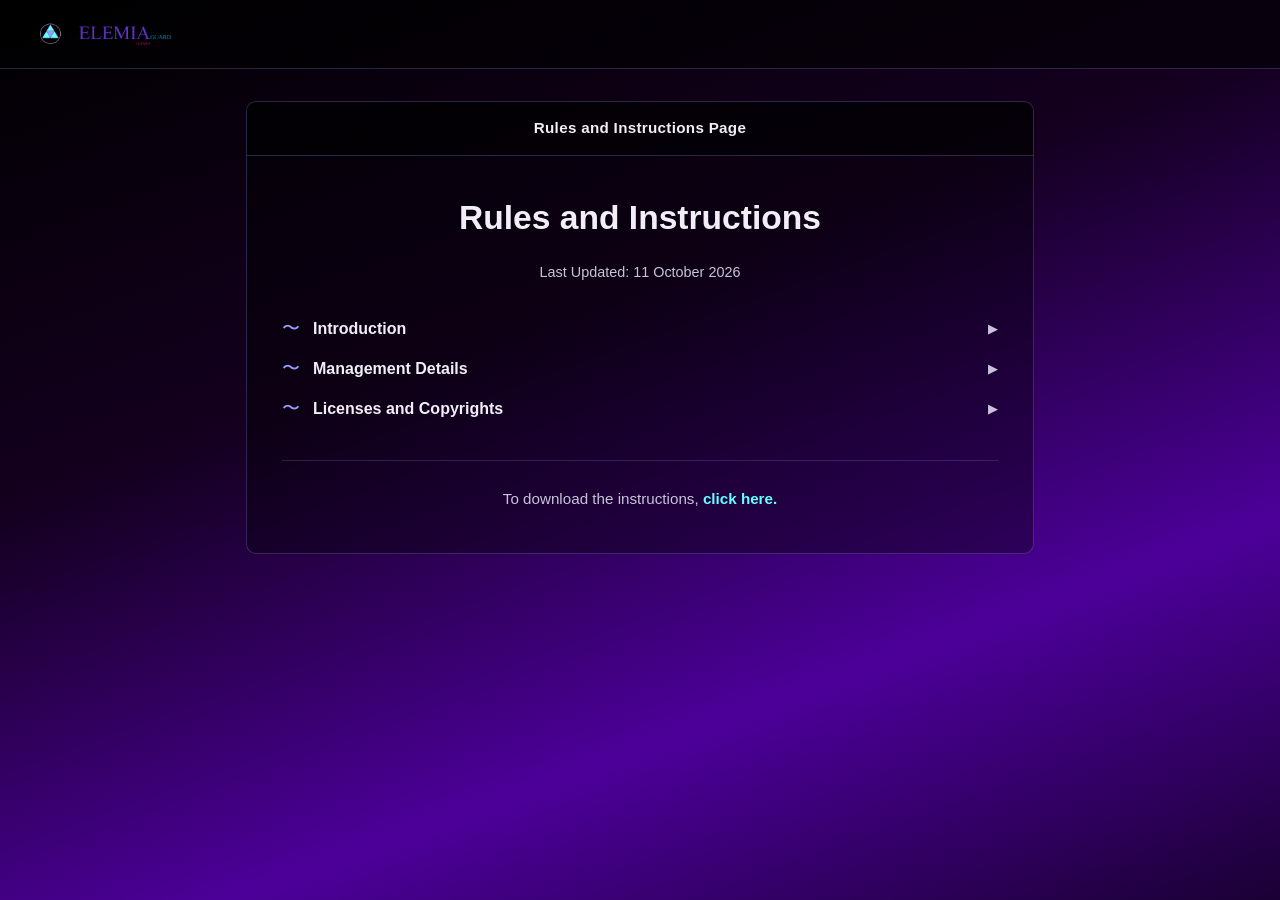
<file: rules-and-instructions.html>
<!DOCTYPE html>
<html lang="en">
<head>
<meta charset="UTF-8" />
<meta name="viewport" content="width=device-width, initial-scale=1" />
<title>Rules and Instructions — Elemia Guard</title>
<link rel="icon" type="image/png" href="assets/img/logo-small.png" />
<style>
:root {
  --c-black:   #000000;
  --c-periwinkle: #9999FF;
  --c-cyan:    #66FFFF;
  --c-purple:  #4C0099;
  --c-blue:    #3333FF;
  --c-mauve:   #A680B8;
  --c-text: #F1EEF7;
  --c-text-dim: #C9C2DA;
  --font-display: "Space Grotesk", "Segoe UI", sans-serif;
  --font-body: "Inter", "Segoe UI", sans-serif;
  --radius: 10px;
}

* { box-sizing: border-box; }

html, body { margin: 0; padding: 0; min-height: 100%; }

body {
  font-family: var(--font-body);
  color: var(--c-text);
  background: linear-gradient(160deg, var(--c-black) 0%, #14001f 38%, var(--c-purple) 72%, #1a0033 100%);
  background-attachment: fixed;
  line-height: 1.6;
  padding: 0 0 3rem;
}

.site-header {
  display: flex;
  align-items: center;
  padding: 1rem 2rem;
  background: rgba(0, 0, 0, 0.55);
  border-bottom: 1px solid rgba(153, 153, 255, 0.25);
  margin-bottom: 2rem;
}

.site-logo {
  display: flex;
  align-items: center;
  gap: 0.65rem;
  text-decoration: none;
  white-space: nowrap;
}

.site-logo .logo-mark {
  width: 36px;
  height: 36px;
  border-radius: 50%;
  object-fit: contain;
  flex-shrink: 0;
}

.site-logo .logo-wordmark {
  height: 26px;
  width: auto;
  object-fit: contain;
}

.page-shell {
  max-width: 820px;
  margin: 0 auto;
  padding: 0 1rem;
}

.page-card {
  border: 1px solid rgba(153, 153, 255, 0.25);
  border-radius: var(--radius);
  background: rgba(0, 0, 0, 0.35);
  overflow: hidden;
}

.page-banner {
  text-align: center;
  font-family: var(--font-display);
  font-weight: 700;
  font-size: 0.95rem;
  letter-spacing: 0.02em;
  padding: 0.9rem 1rem;
  background: rgba(0, 0, 0, 0.55);
  border-bottom: 1px solid rgba(153, 153, 255, 0.25);
}

.page-body {
  padding: 2.2rem 2.2rem 2.6rem;
}

.page-title {
  text-align: center;
  font-family: var(--font-display);
  font-size: clamp(1.6rem, 4vw, 2.1rem);
  font-weight: 700;
  margin: 0 0 1rem;
}

.last-updated {
  text-align: center;
  font-size: 0.9rem;
  color: var(--c-text-dim);
  margin: 0 0 2rem;
}

.toc-item {
  display: flex;
  align-items: center;
  gap: 0.8rem;
  margin: 0 0 0.9rem;
}

.toc-icon {
  color: var(--c-periwinkle);
  font-size: 1.1rem;
  line-height: 1;
}

.toc-label {
  font-family: var(--font-display);
  font-weight: 700;
  font-size: 1rem;
  cursor: pointer;
  user-select: none;
  color: var(--c-text);
}

.toc-label:hover { color: var(--c-cyan); }

.toc-item .chevron {
  margin-left: auto;
  font-size: 0.8rem;
  color: var(--c-text-dim);
  transition: transform 0.2s ease;
}

.toc-item.open .chevron { transform: rotate(90deg); }

/* ---------- Rendered markdown (GitHub-README style) ---------- */

.markdown-body {
  display: none;
  margin: 0 0 1.6rem 2rem;
  padding: 0.3rem 0 0.3rem 1.1rem;
  border-left: 2px solid rgba(153, 153, 255, 0.3);
}

.markdown-body.open { display: block; }

.markdown-body h1 {
  font-family: var(--font-display);
  font-size: 1.3rem;
  font-weight: 700;
  color: var(--c-text);
  margin: 1.4rem 0 0.6rem;
  padding-bottom: 0.35rem;
  border-bottom: 1px solid rgba(153, 153, 255, 0.2);
}

.markdown-body h1:first-child { margin-top: 0; }

.markdown-body h2 {
  font-family: var(--font-display);
  font-size: 1.08rem;
  font-weight: 700;
  color: var(--c-periwinkle);
  margin: 1.2rem 0 0.5rem;
}

.markdown-body p {
  color: var(--c-text-dim);
  margin: 0 0 0.9rem;
}

.markdown-body strong { color: var(--c-text); }
.markdown-body em { color: var(--c-cyan); font-style: italic; }
.markdown-body a { color: var(--c-cyan); text-decoration: none; font-weight: 600; }
.markdown-body a:hover { text-decoration: underline; }

.markdown-body ul {
  margin: 0 0 1rem;
  padding-left: 1.3rem;
  color: var(--c-text-dim);
}

.markdown-body ul li { margin-bottom: 0.4rem; }

.markdown-body ol {
  margin: 0 0 1rem;
  padding-left: 1.3rem;
  color: var(--c-text-dim);
}

.markdown-body ol li { margin-bottom: 0.4rem; }

.download-row {
  text-align: center;
  margin-top: 2.4rem;
  padding-top: 1.6rem;
  border-top: 1px solid rgba(153, 153, 255, 0.2);
  font-size: 0.95rem;
  color: var(--c-text-dim);
}

.download-row a {
  color: var(--c-cyan);
  text-decoration: none;
  font-weight: 600;
}

.download-row a:hover { text-decoration: underline; }
</style>
</head>
<body>

<header class="site-header">
  <a href="index.html" class="site-logo">
    <img src="[data-uri]" alt="Elemia Guard mark" class="logo-mark" />
    <img src="[data-uri]" alt="ELEMIA GUARD" class="logo-wordmark" />
  </a>
</header>

<div class="page-shell">
  <div class="page-card">
    <div class="page-banner">Rules and Instructions Page</div>

    <div class="page-body">
      <h1 class="page-title">Rules and Instructions</h1>
      <p class="last-updated">Last Updated: 11 October 2026</p>

      <div class="toc-item" id="toc-introduction" onclick="toggleSection('introduction', 'toc-introduction')">
        <span class="toc-icon">〜</span>
        <span class="toc-label">Introduction</span>
        <span class="chevron">▶</span>
      </div>
      <div class="markdown-body" id="introduction">
        <h1>What is ELEMIA GUARD</h1>
        <p>Elemia Guard is a full - open-source community that</p>
        <ol>
          <li>Offers network security and Zero-Trust solutions,</li>
          <li>Is a dedicated community for making the researches and findings possible to upgrade te software system</li>
          <li>Trains the young people who studies IT in the colleges and providing them with skills required to be engineers and architects at the future.</li>
        </ol>

        <h1>The Goal of our OSC</h1>
        <p>We are the commnuity where we use the skills of beginners and experts to raise the awareness and methodologies of defending the cyber world from the encountered threats, especially with the Arabic and Islamic world. Our goal is to get the largest number of contributors for this project and to be one of the leaders and pioneers of defending the cyber entities using innovative solutions.</p>

        <h1>What do we offer for a contributor?</h1>
        <p>We offer for our contributors some things that it is valuable for them:-</p>
        <ol>
          <li>Courses and roadmaps that will help the contributor know the exact way of network security process and how the cyber security software projects are developed and managed.</li>
          <li>A certificate of appreciation and contribution for the participant even if the work is small.</li>
          <li>For more than one work, they are offered <strong>beside the certificate</strong> a recommendation letter which is written inside it all the work made by them and under the supervision of the project manager/founder of the community and with the latest updates of career demands.</li>
        </ol>
      </div>

      <div class="toc-item" id="toc-management" onclick="toggleSection('management', 'toc-management')">
        <span class="toc-icon">〜</span>
        <span class="toc-label">Management Details</span>
        <span class="chevron">▶</span>
      </div>
      <div class="markdown-body" id="management">
        <h1>Departments and Teams</h1>
        <p>There are some departments in which the contributor can enter according to their skills and passion:-</p>

        <h2>Networking and Simulation</h2>
        <p>The team specialised in developing and updating the simulating program itself. They should design and implement the controller part of the system, in addition to adding some networking services like NAT, DHCP, DNS, etc.</p>

        <h2>Policy Administration and Traffic Analysis (PATA)</h2>
        <p>They are responsible for developing and updating the system of the firewalls, policy engines and the policy enforcement points. They are also responsible for everything related to monitoring and logging the network traffic across VLANs, updating and following the security policies and updating the machine-readable rules by the firewalls themselves.</p>

        <h2>Research and Project Management</h2>
        <p>The main team of managing and handling the processes of adding features, receive feedbacks from the customers, and give the instructions &amp; information to the team leaders inside the other teams to develop the system as needed.</p>

        <h1>Rounding Methodologies</h1>
        <p><em>Round</em>: A bounded time interval to finish some pre-determined work inside the system for some or all teams.<br />
        <em>Period</em>: 7 days of development<br />
        <em>Round Content Details</em>:-</p>
        <ul>
          <li>Departments/Teams involved</li>
          <li>Number of periods for this round (often 2 or 4)</li>
          <li>Version number updated</li>
          <li>Team leaders and members for this round</li>
        </ul>

        <h1>Rules inside the Community</h1>

        <h2>Project Manager</h2>
        <ul>
          <li>He puts the time of periods to work on the features, select the suitable team leaders, and determines a clear roadmap to walk through the period to finish smoothly the required work.</li>
          <li>The person who is responsible for guiding and instructing the teams to design and implement a feature or to fix a bug.</li>
          <li>He collaborates with the researchers in order to convert the ideas made by the researchers to a given reserved framework.</li>
          <li>He receives the feedbacks fromt he customers and users to improve the future versions, in additon to measuring the KPIs and metrics of success of a certain round in order to make the decision of starting a new round.</li>
        </ul>

        <h2>Researcher</h2>
        <ul>
          <li>He makes his own researches in order to improve the software logistics, and that by reading the already-made raw researches and articles to be received by the project manager to be converted to the given framework for the team leaders.</li>
        </ul>

        <h2>Team Leader</h2>
        <ul>
          <li>He leads the whole team during the developing round. He assists them if there is a trouble during the implementation or a problem inside the idea itself.</li>
          <li>The main role of the team leader is to convert the idea put inside the given framework to a design to be implemented by the team members.</li>
          <li>He communicates with the project manager in order to tell them about the latest updates of the team members and the progress of design and implementation as well as the status of the project itself.</li>
        </ul>

        <h2>Team member</h2>
        <p>The person who is responsible for selecting the technology to implement the creation the determined feature.</p>

        <h1>Notes</h1>
        <ul>
          <li>The team member has the right to ask about the whole pipeline of developing the feature or fixing the bug. NO BLIND DEVELOPMENT!!</li>
          <li>The team leader has the right to ask some questions for the project manager if there are some unclear details.</li>
          <li>The team member (whatever their role) <strong>should discuss what he did by a clear and standard documentation</strong>.</li>
          <li>The team leader will be automatically be a member inside the management center with the researchers.</li>
          <li>Every contributor in every team (except the management hub) will be selected for <strong>only the current round</strong>. If they want to apply for the next round, then they feel free to do that.</li>
          <li>The managers and researchers are planning for the other features before the next round begins. This can cause a lag betweem two intervals, especially when the idea is new.</li>
          <li>The team leader will remain as a member inside the researchers team even if the round has been finished and they should go out (unless they want to be with us again). They have the priority to be with us above the other new applicants.</li>
        </ul>

        <h2>The whole pipeline of a round</h2>
        <p>The round timeline is divided mainly into:-</p>
        <ol>
          <li>Calling for team members and planning interval</li>
          <li>Team members preparation interval</li>
          <li>Implementation Interval</li>
        </ol>
                <h2>Notes</h2>
        <ul>
          <li>The project manager is responsible for the appropriate rounding methodologies to distribute this timeline.</li>
          <li>The preparation course duration is flexible with the requirements and the difficulty of the round.</li>
        </ul>
        <h2>Rule Distribution and Collaboration Pipeline</h2>
        <ol>
          <li>The researcher makes the idea and argument about it with the project manager.</li>
          <li>The project manager converts the idea into the required, already-made framework.</li>
          <li>The project manager distributes the framework among the team leaders.</li>
          <li>The team leader converts the framework to the required design.</li>
          <li>The team member implements the design made by the team leader and converts it to the required technology.</li>
        </ol>
        <img src="assets/img/General_Working_Pipeline.svg" alt="General Working Pipeline">
        <p>Note: The technology is determined first by the <strong>project manager</strong> and maybe by the researcher.</p>
      </div>

      <div class="toc-item" id="toc-licenses" onclick="toggleSection('licenses', 'toc-licenses')">
        <span class="toc-icon">〜</span>
        <span class="toc-label">Licenses and Copyrights</span>
        <span class="chevron">▶</span>
      </div>
      <div class="markdown-body" id="licenses">
        <p>All the contributions and codes written by the participants are protected under the license <em>Apache 2.0</em> which allows anyone to download, modify, redistribute and sell the code with the reservation of the full contributor's patents.</p>
        <p>For reading the full documentation and more details about applying this license, please refer to the link:-</p>
        <p><a href="https://www.apache.org/licenses/LICENSE-2.0.html" >Apache 2.0 Full Documentation</a></p>
        <p>Please note that the contributors are not obligated to reveal their some additional and auxiliary documentations rather than the primary documentations to the audience. These documentations can be like synchronisations, workflows, UMLs, etc.</p>
      </div>

      <div class="download-row">
        To download the instructions, <a href="#" onclick="return false;">click here.</a>
      </div>
    </div>
  </div>
</div>

<script>
function toggleSection(contentId, tocId) {
  var content = document.getElementById(contentId);
  var toc = document.getElementById(tocId);
  if (content) content.classList.toggle('open');
  if (toc) toc.classList.toggle('open');
}
</script>

</body>
</html>
</file>
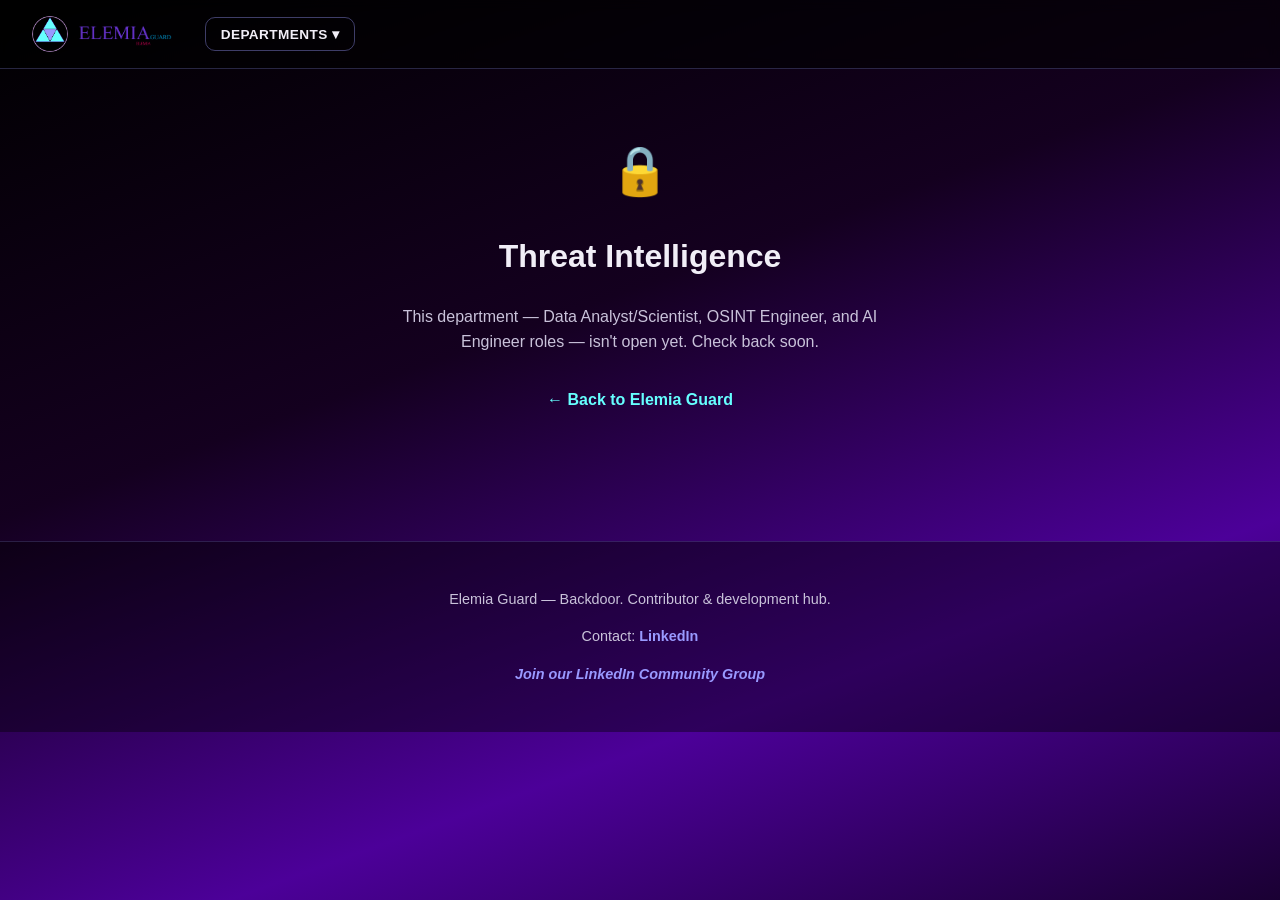
<file: threat-intelligence.html>
<!DOCTYPE html>
<html lang="en">
<head>
<meta charset="UTF-8" />
<meta name="viewport" content="width=device-width, initial-scale=1" />
<title>Threat Intelligence (Coming Soon) — Elemia Guard</title>
<link rel="stylesheet" href="assets/style.css" />
</head>
<body>

<header class="site-header">
  <a href="index.html" class="site-logo">
    <img src="assets/img/logo-small.png" alt="Elemia Guard mark" class="logo-mark" />
    <img src="assets/img/logo-wordmark.png" alt="ELEMIA GUARD" class="logo-wordmark" />
  </a>

  <nav class="dept-dropdown">
    <button type="button">Departments ▾</button>
    <div class="dept-dropdown-menu">
      <a href="networking-and-simulation.html">Networking and Simulation</a>
      <a href="policy-administration-and-traffic-analysis.html">Policy Administration and Traffic Analysis</a>
      <a href="management-hub.html">Management and Research</a>
      <span class="locked">Threat Intelligence <span class="soon-tag">SOON</span></span>
      <span class="locked">User Experience <span class="soon-tag">SOON</span></span>
      <span class="locked">Application Security <span class="soon-tag">SOON</span></span>
    </div>
  </nav>
</header>

<main class="page-shell locked-page">
  <div class="lock-icon">🔒</div>
  <h1 style="font-family: var(--font-display);">Threat Intelligence</h1>
  <p style="color: var(--c-text-dim); max-width: 480px; margin: 0 auto;">
    This department — Data Analyst/Scientist, OSINT Engineer, and AI Engineer roles — isn't open yet. Check back soon.
  </p>
  <a class="back-link" href="index.html">← Back to Elemia Guard</a>
</main>

<footer class="site-footer">
  <p>Elemia Guard — Backdoor. Contributor &amp; development hub.</p>
  <p>Contact: <a href="https://linkedin.com/in/hossam-eldeen-ibraheem" target="_blank" rel="noopener">LinkedIn</a></p>
  <p><a href="#" class="placeholder-text" title="Placeholder — replace with the community's LinkedIn group URL">Join our LinkedIn Community Group</a></p>
</footer>

<script src="assets/main.js"></script>
</body>
</html>
</file>
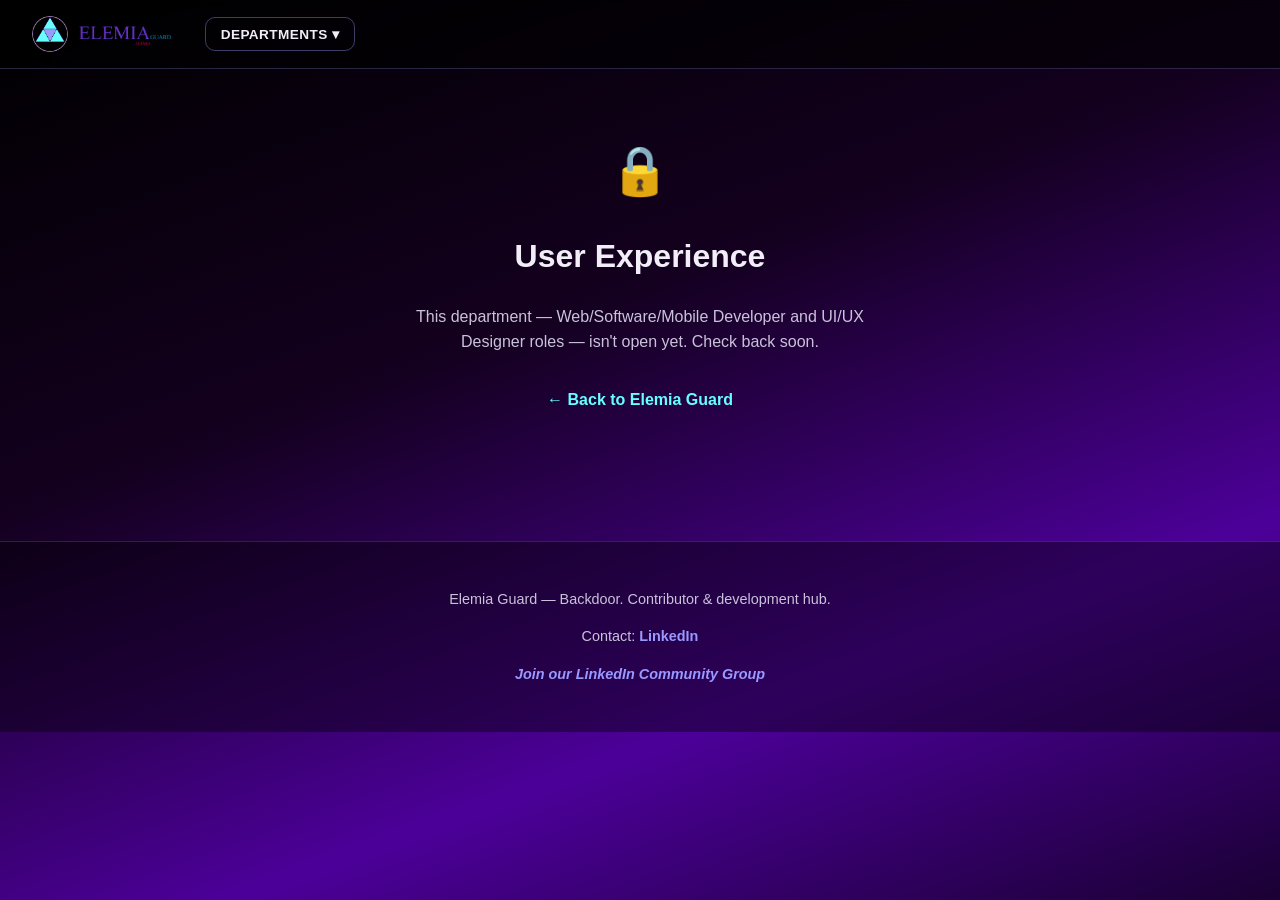
<file: user-experience.html>
<!DOCTYPE html>
<html lang="en">
<head>
<meta charset="UTF-8" />
<meta name="viewport" content="width=device-width, initial-scale=1" />
<title>User Experience (Coming Soon) — Elemia Guard</title>
<link rel="stylesheet" href="assets/style.css" />
</head>
<body>

<header class="site-header">
  <a href="index.html" class="site-logo">
    <img src="assets/img/logo-small.png" alt="Elemia Guard mark" class="logo-mark" />
    <img src="assets/img/logo-wordmark.png" alt="ELEMIA GUARD" class="logo-wordmark" />
  </a>

  <nav class="dept-dropdown">
    <button type="button">Departments ▾</button>
    <div class="dept-dropdown-menu">
      <a href="networking-and-simulation.html">Networking and Simulation</a>
      <a href="policy-administration-and-traffic-analysis.html">Policy Administration and Traffic Analysis</a>
      <a href="management-hub.html">Management and Research</a>
      <span class="locked">Threat Intelligence <span class="soon-tag">SOON</span></span>
      <span class="locked">User Experience <span class="soon-tag">SOON</span></span>
      <span class="locked">Application Security <span class="soon-tag">SOON</span></span>
    </div>
  </nav>
</header>

<main class="page-shell locked-page">
  <div class="lock-icon">🔒</div>
  <h1 style="font-family: var(--font-display);">User Experience</h1>
  <p style="color: var(--c-text-dim); max-width: 480px; margin: 0 auto;">
    This department — Web/Software/Mobile Developer and UI/UX Designer roles — isn't open yet. Check back soon.
  </p>
  <a class="back-link" href="index.html">← Back to Elemia Guard</a>
</main>

<footer class="site-footer">
  <p>Elemia Guard — Backdoor. Contributor &amp; development hub.</p>
  <p>Contact: <a href="https://linkedin.com/in/hossam-eldeen-ibraheem" target="_blank" rel="noopener">LinkedIn</a></p>
  <p><a href="#" class="placeholder-text" title="Placeholder — replace with the community's LinkedIn group URL">Join our LinkedIn Community Group</a></p>
</footer>

<script src="assets/main.js"></script>
</body>
</html>
</file>
<file: assets/style.css>
/* ============================================================
   Elemia Guard — Backdoor Website
   Brand palette: #000000, #9999FF, #66FFFF, #4C0099, #3333FF, #A680B8
   ============================================================ */

:root {
  --c-black:   #000000;
  --c-periwinkle: #9999FF;
  --c-cyan:    #66FFFF;
  --c-purple:  #4C0099;
  --c-blue:    #3333FF;
  --c-mauve:   #A680B8;

  --c-soon-magenta: #E619E6;
  --c-soon-red:     #E63946;
  --c-locked-grey:  #4a4458;

  --c-text: #F1EEF7;
  --c-text-dim: #C9C2DA;

  --font-display: "Space Grotesk", "Segoe UI", sans-serif;
  --font-body: "Inter", "Segoe UI", sans-serif;

  --radius: 10px;
}

* { box-sizing: border-box; }

html, body {
  margin: 0;
  padding: 0;
  min-height: 100%;
}

body {
  font-family: var(--font-body);
  color: var(--c-text);
  background: linear-gradient(160deg, var(--c-black) 0%, #14001f 38%, var(--c-purple) 72%, #1a0033 100%);
  background-attachment: fixed;
  line-height: 1.6;
}

a { color: var(--c-cyan); }
a:focus-visible, button:focus-visible { outline: 3px solid var(--c-cyan); outline-offset: 2px; }

img { max-width: 100%; display: block; }

/* ---------- Nav bar (General Webpage shell) ---------- */

.site-header {
  display: flex;
  align-items: center;
  gap: 2rem;
  padding: 1rem 2rem;
  background: rgba(0, 0, 0, 0.55);
  border-bottom: 1px solid rgba(153, 153, 255, 0.25);
  position: sticky;
  top: 0;
  z-index: 20;
  backdrop-filter: blur(6px);
}

.site-logo {
  display: flex;
  align-items: center;
  gap: 0.65rem;
  text-decoration: none;
  white-space: nowrap;
}

.site-logo .logo-mark {
  width: 36px;
  height: 36px;
  border-radius: 50%;
  object-fit: contain;
  flex-shrink: 0;
}

.site-logo .logo-wordmark {
  height: 26px;
  width: auto;
  object-fit: contain;
}

/* Dropdown for department names — bold, all-caps per brief */
.dept-dropdown {
  position: relative;
}

.dept-dropdown > button {
  font-family: var(--font-body);
  font-weight: 700;
  text-transform: uppercase;
  letter-spacing: 0.03em;
  background: transparent;
  border: 1px solid rgba(153, 153, 255, 0.4);
  color: var(--c-text);
  padding: 0.5rem 0.9rem;
  border-radius: var(--radius);
  cursor: pointer;
  font-size: 0.85rem;
}

.dept-dropdown > button:hover { border-color: var(--c-cyan); }

.dept-dropdown-menu {
  display: none;
  position: absolute;
  top: calc(100% + 6px);
  left: 0;
  min-width: 260px;
  background: #12081e;
  border: 1px solid rgba(153, 153, 255, 0.3);
  border-radius: var(--radius);
  padding: 0.4rem;
  box-shadow: 0 12px 30px rgba(0,0,0,0.5);
}

.dept-dropdown.open .dept-dropdown-menu { display: block; }

.dept-dropdown-menu a,
.dept-dropdown-menu span {
  display: flex;
  justify-content: space-between;
  align-items: center;
  gap: 0.6rem;
  padding: 0.55rem 0.7rem;
  border-radius: 6px;
  font-weight: 700;
  text-transform: uppercase;
  letter-spacing: 0.02em;
  font-size: 0.8rem;
  text-decoration: none;
  color: var(--c-text);
}

.dept-dropdown-menu a:hover { background: rgba(102, 255, 255, 0.12); }

.dept-dropdown-menu span.locked {
  color: var(--c-text-dim);
  cursor: not-allowed;
}

.soon-tag {
  font-size: 0.62rem;
  font-weight: 700;
  letter-spacing: 0.05em;
  background: rgba(230, 25, 230, 0.18);
  color: #ff8cff;
  border: 1px solid rgba(230, 25, 230, 0.4);
  padding: 0.15rem 0.4rem;
  border-radius: 999px;
}

/* ---------- Footer (contact info) ---------- */

.site-footer {
  margin-top: 4rem;
  padding: 2rem;
  text-align: center;
  border-top: 1px solid rgba(153, 153, 255, 0.2);
  background: rgba(0,0,0,0.4);
  color: var(--c-text-dim);
  font-size: 0.9rem;
}

.site-footer a {
  color: var(--c-periwinkle);
  text-decoration: none;
  font-weight: 600;
}

.site-footer a:hover { color: var(--c-cyan); }

/* ---------- Layout helpers ---------- */

.page-shell {
  max-width: 1080px;
  margin: 0 auto;
  padding: 3rem 1.5rem 1rem;
}

.hero {
  text-align: center;
  margin-bottom: 2.5rem;
}

.hero .hero-logo {
  width: 150px;
  height: 150px;
  margin: 0 auto 1.2rem;
  object-fit: contain;
}

.hero h1 {
  font-family: var(--font-display);
  font-size: clamp(1.8rem, 4vw, 2.6rem);
  margin: 0 0 0.75rem;
}

.hero p {
  color: var(--c-text-dim);
  max-width: 640px;
  margin: 0.4rem auto;
}

.hero .arabic {
  direction: rtl;
  font-family: "Segoe UI", Tahoma, sans-serif;
}

blockquote.citation {
  font-style: italic;
  color: var(--c-cyan);
  max-width: 560px;
  margin: 1.5rem auto;
  padding-left: 1rem;
  border-left: 3px solid var(--c-cyan);
  text-align: left;
}

/* ---------- Ad slider ---------- */

.ad-slider {
  position: relative;
  max-width: 780px;
  margin: 2rem auto;
  border-radius: var(--radius);
  overflow: hidden;
  border: 1px solid rgba(153, 153, 255, 0.25);
  background: rgba(0, 0, 0, 0.35);
}

.ad-slider-track {
  display: flex;
  transition: transform 0.5s ease;
}

.ad-slide {
  flex: 0 0 100%;
  display: flex;
  flex-direction: column;
  align-items: center;
  text-align: center;
  padding: 1.6rem 1.5rem 1.8rem;
}

.ad-slide .ad-slide-img {
  width: 100%;
  max-height: 220px;
  border-radius: 8px;
  margin-bottom: 1rem;
  background: #12081e;
}

.ad-slide .ad-caption {
  font-weight: 700;
  font-family: var(--font-display);
  margin: 0 0 0.3rem;
}

.ad-slide .ad-subcaption {
  color: var(--c-text-dim);
  font-size: 0.88rem;
  margin: 0;
}

.ad-slider-arrow {
  position: absolute;
  top: 50%;
  transform: translateY(-50%);
  background: rgba(0, 0, 0, 0.55);
  color: var(--c-text);
  border: 1px solid rgba(153, 153, 255, 0.35);
  width: 34px;
  height: 34px;
  border-radius: 50%;
  cursor: pointer;
  font-size: 1rem;
  display: grid;
  place-items: center;
  z-index: 5;
}

.ad-slider-arrow:hover { border-color: var(--c-cyan); }
.ad-slider-arrow.prev { left: 0.7rem; }
.ad-slider-arrow.next { right: 0.7rem; }

.ad-slider-dots {
  display: flex;
  justify-content: center;
  gap: 0.5rem;
  padding-bottom: 1rem;
}

.ad-slider-dot {
  width: 8px;
  height: 8px;
  border-radius: 50%;
  background: rgba(153, 153, 255, 0.35);
  border: none;
  cursor: pointer;
  padding: 0;
}

.ad-slider-dot.active { background: var(--c-cyan); }

.ad-slider-label {
  position: absolute;
  top: 0.7rem;
  left: 0.9rem;
  font-size: 0.62rem;
  font-weight: 700;
  letter-spacing: 0.06em;
  text-transform: uppercase;
  color: var(--c-text-dim);
  background: rgba(0,0,0,0.5);
  border: 1px solid rgba(153,153,255,0.3);
  padding: 0.2rem 0.5rem;
  border-radius: 999px;
}

.section-label {
  font-family: var(--font-display);
  font-weight: 700;
  font-size: 1.15rem;
  margin: 2rem 0 0.6rem;
}

.section-body {
  color: var(--c-text-dim);
  max-width: 700px;
}

.section-body.bullet-list {
  list-style: none;
  margin: 0;
  padding: 0;
  display: grid;
  gap: 0.55rem;
}

.section-body.bullet-list li {
  position: relative;
  padding-left: 1.3rem;
}

.section-body.bullet-list li::before {
  content: "▸";
  position: absolute;
  left: 0;
  color: var(--c-cyan);
  font-weight: 700;
}

.certificate-showcase {
  max-width: 700px;
  margin: 1.2rem 0 0.4rem;
  border: 1px solid rgba(153, 153, 255, 0.25);
  border-radius: var(--radius);
  overflow: hidden;
  background: #000;
}

.certificate-showcase img {
  width: 100%;
  height: auto;
  display: block;
}

.certificate-caption {
  font-size: 0.8rem;
  color: var(--c-text-dim);
  font-style: italic;
  margin: 0.5rem 0 0;
}

/* ---------- Department buttons (main page grid) ---------- */

.dept-grid {
  display: grid;
  grid-template-columns: repeat(3, 1fr);
  gap: 1.1rem;
  margin: 2.5rem 0;
}

@media (max-width: 720px) {
  .dept-grid { grid-template-columns: 1fr; }
}

.dept-button {
  position: relative;
  display: flex;
  flex-direction: column;
  align-items: center;
  gap: 0.5rem;
  padding: 1.4rem 1rem;
  border-radius: var(--radius);
  text-decoration: none;
  color: #0a0614;
  font-weight: 700;
  text-align: center;
  border: none;
  cursor: pointer;
  transition: transform 0.15s ease;
}

.dept-button:hover { transform: translateY(-3px); }

.dept-button .clip-icon {
  width: 44px;
  height: 44px;
}

.dept-button .dept-title {
  font-family: var(--font-display);
  font-size: 1rem;
}

.dept-button .dept-roles {
  font-weight: 500;
  font-size: 0.78rem;
  opacity: 0.85;
}

.dept-button.locked {
  cursor: not-allowed;
  filter: grayscale(0.35);
  opacity: 0.9;
}

.dept-button.locked:hover { transform: none; }

.dept-button .lock-badge {
  position: absolute;
  top: 0.6rem;
  right: 0.6rem;
  background: rgba(0,0,0,0.55);
  color: #fff;
  font-size: 0.65rem;
  font-weight: 700;
  letter-spacing: 0.04em;
  padding: 0.2rem 0.5rem;
  border-radius: 999px;
  display: flex;
  align-items: center;
  gap: 0.25rem;
}

/* Department color assignments */
.dept-networking { background: var(--c-periwinkle); }
.dept-threat      { background: var(--c-soon-magenta); color: #fff; }
.dept-ux          { background: var(--c-cyan); }
.dept-pata        { background: #A6FF3D; }
.dept-management  { background: #FF9E33; }
.dept-appsec      { background: var(--c-soon-red); color: #fff; }

.dept-threat .dept-roles,
.dept-appsec .dept-roles { color: #ffe6e6; }

/* ---------- Department page ---------- */

.dept-hero {
  display: flex;
  justify-content: space-between;
  align-items: flex-start;
  gap: 1.5rem;
  flex-wrap: wrap;
  margin-bottom: 2rem;
}

.round-info {
  display: flex;
  align-items: center;
  gap: 0.6rem;
  font-size: 0.85rem;
  color: var(--c-text-dim);
  margin-top: 0.6rem;
}

.live-circle {
  width: 10px;
  height: 10px;
  border-radius: 50%;
  background: #3ddc6f;
  box-shadow: 0 0 0 0 rgba(61, 220, 111, 0.6);
  animation: live-pulse 1.8s infinite;
  flex-shrink: 0;
}

.live-circle.status-green {
  background: #3ddc6f;
  box-shadow: 0 0 0 0 rgba(61, 220, 111, 0.6);
}

.live-circle.status-yellow {
  background: #ffcc33;
  box-shadow: 0 0 0 0 rgba(255, 204, 51, 0.6);
}

.live-circle.status-red {
  background: #ff4d4d;
  box-shadow: 0 0 0 0 rgba(255, 77, 77, 0.6);
}







@keyframes live-pulse {
  0%   { box-shadow: 0 0 0 0 rgba(61, 220, 111, 0.55); }
  70%  { box-shadow: 0 0 0 8px rgba(61, 220, 111, 0); }
  100% { box-shadow: 0 0 0 0 rgba(61, 220, 111, 0); }
}

@keyframes live-pulse {
  0%   { box-shadow: 0 0 0 0 rgba(255, 204, 51, 0.55); }
  70%  { box-shadow: 0 0 0 8px rgba(255, 204, 51, 0); }
  100% { box-shadow: 0 0 0 0 rgba(255, 204, 51, 0); }
}

@keyframes live-pulse {
  0%   { box-shadow: 0 0 0 0 rgba(255, 77, 77, 0.55); }
  70%  { box-shadow: 0 0 0 8px rgba(255, 77, 77, 0); }
  100% { box-shadow: 0 0 0 0 rgba(255, 77, 77, 0); }
}


.btn-primary {
  display: inline-block;
  background: var(--c-cyan);
  color: #05010d;
  font-weight: 700;
  text-decoration: none;
  padding: 0.7rem 1.3rem;
  border-radius: var(--radius);
  border: none;
  cursor: pointer;
  font-size: 0.95rem;
}

.btn-primary:hover { background: #a2ffff; }

.btn-networking {background: #9999FF;}
.btn-networking:hover {background: #B3B3FF;}

.btn-pata {background: #A6FF3D;}
.btn-pata:hover {background: #BBFF70;}

.btn-management {background: #FF9E33;}
.btn-management {background: #FFB75C;}


.about-team {
  display: flex;
  gap: 1.5rem;
  align-items: center;
  background: rgba(0,0,0,0.35);
  border: 1px solid rgba(153,153,255,0.25);
  border-radius: var(--radius);
  padding: 1.3rem 1.5rem;
  margin: 1.5rem 0 2rem;
  flex-wrap: wrap;
}

.leader-photo {
  width: 96px;
  height: 96px;
  border-radius: 50%;
  border: 2px solid var(--c-periwinkle);
  display: grid;
  place-items: center;
  text-align: center;
  font-size: 0.7rem;
  color: var(--c-text-dim);
  background: #1a0f28;
  flex-shrink: 0;
}

.placeholder-text {
  color: #ffcf6b;
  font-style: italic;
}

.info-links {
  list-style: none;
  margin: 1.5rem 0;
  padding: 0;
  display: grid;
  gap: 0.6rem;
}

.info-links li a {
  display: flex;
  align-items: center;
  gap: 0.6rem;
  text-decoration: none;
  color: var(--c-text);
  background: rgba(153,153,255,0.08);
  border: 1px solid rgba(153,153,255,0.2);
  padding: 0.75rem 1rem;
  border-radius: var(--radius);
}

.info-links li a:hover { border-color: var(--c-cyan); }

/* ---------- Department detail sections (Teams_Details content) ---------- */

.detail-block {
  max-width: 760px;
  color: var(--c-text-dim);
  margin-bottom: 0.5rem;
}

.detail-block p {
  margin: 0 0 1rem;
}

.numbered-list {
  list-style: none;
  margin: 0.8rem 0 1.2rem;
  padding: 0;
  display: grid;
  gap: 0.5rem;
  max-width: 760px;
}

.numbered-list li {
  color: var(--c-text-dim);
  padding-left: 0.2rem;
}

.ref-note {
  font-size: 0.85rem;
  color: var(--c-text-dim);
  font-style: italic;
  margin: 0.5rem 0 1.2rem;
}

.privacy-block {
  max-width: 760px;
  margin: 0.5rem 0 2rem;
}

.privacy-block p {
  color: var(--c-text-dim);
  margin: 0 0 0.8rem;
}

.privacy-warning {
  color: #ff3b3b;
  font-weight: 800;
  font-size: 1.05rem;
  background: rgba(255, 59, 59, 0.08);
  border: 1px solid rgba(255, 59, 59, 0.35);
  border-radius: var(--radius);
  padding: 1rem 1.2rem;
  margin: 0;
}

.contributors-row {
  display: grid;
  grid-template-columns: repeat(3, 1fr);
  gap: 1rem;
  margin: 1.5rem 0 2.5rem;
}

@media (max-width: 600px) {
  .contributors-row { grid-template-columns: 1fr; }
}

.contributor-card {
  border: 1px dashed rgba(153,153,255,0.35);
  border-radius: var(--radius);
  padding: 1.2rem;
  text-align: center;
  color: var(--c-text-dim);
}

.contributors-empty {
  grid-column: 1 / -1;
  text-align: center;
  color: var(--c-text-dim);
  font-style: italic;
  border: 1px dashed rgba(153,153,255,0.35);
  border-radius: var(--radius);
  padding: 1.4rem;
}

.contact-manager {
  display: flex;
  align-items: center;
  gap: 1rem;
  background: rgba(0,0,0,0.35);
  border: 1px solid rgba(153,153,255,0.25);
  border-radius: var(--radius);
  padding: 1.2rem 1.5rem;
  margin-bottom: 3rem;
  flex-wrap: wrap;
}

.contact-manager .manager-info {
  display: flex;
  flex-direction: column;
  gap: 0.15rem;
  font-size: 0.85rem;
  color: var(--c-text-dim);
}

.contact-manager .manager-info strong {
  color: var(--c-text);
}

.whatsapp-link {
  display: inline-flex;
  align-items: center;
  gap: 0.55rem;
  background: #25D366;
  color: #05210f;
  font-weight: 700;
  text-decoration: none;
  padding: 0.65rem 1.1rem;
  border-radius: 999px;
}

.whatsapp-link .wa-icon {
  width: 20px;
  height: 20px;
  flex-shrink: 0;
}

/* ---------- Department page background clip-art ---------- */

.dept-page-bg {
  position: relative;
}

.dept-page-bg::before {
  content: "";
  position: fixed;
  inset: 0;
  z-index: -1;
  background-repeat: no-repeat;
  background-position: center 20%;
  background-size: min(70vw, 640px);
  opacity: 0.07;
  pointer-events: none;
}

.dept-page-bg.bg-networking::before {
  background-image: url("data:image/svg+xml,%3Csvg xmlns='http://www.w3.org/2000/svg' viewBox='0 0 48 48'%3E%3Ccircle cx='24' cy='10' r='5' fill='%239999FF'/%3E%3Ccircle cx='10' cy='36' r='5' fill='%239999FF'/%3E%3Ccircle cx='38' cy='36' r='5' fill='%239999FF'/%3E%3Cpath d='M24 15 L10 31 M24 15 L38 31 M14 36 H34' stroke='%239999FF' stroke-width='2.5'/%3E%3C/svg%3E");
}

.dept-page-bg.bg-pata::before {
  background-image: url("data:image/svg+xml,%3Csvg xmlns='http://www.w3.org/2000/svg' viewBox='0 0 48 48'%3E%3Crect x='8' y='26' width='7' height='14' fill='%23A6FF3D'/%3E%3Crect x='20' y='18' width='7' height='22' fill='%23A6FF3D'/%3E%3Crect x='32' y='10' width='7' height='30' fill='%23A6FF3D'/%3E%3C/svg%3E");
}

.dept-page-bg.bg-management::before {
  background-image: url("data:image/svg+xml,%3Csvg xmlns='http://www.w3.org/2000/svg' viewBox='0 0 48 48'%3E%3Ccircle cx='24' cy='24' r='8' stroke='%23FF9E33' stroke-width='2.5' fill='none'/%3E%3Cpath d='M24 6 V12 M24 36 V42 M6 24 H12 M36 24 H42 M11 11 L15 15 M33 33 L37 37 M37 11 L33 15 M15 33 L11 37' stroke='%23FF9E33' stroke-width='2.5' stroke-linecap='round'/%3E%3C/svg%3E");
}

/* ---------- Locked department page ---------- */

.locked-page {
  text-align: center;
  padding: 4rem 1.5rem;
}

.locked-page .lock-icon { font-size: 3rem; margin-bottom: 1rem; }

.back-link {
  display: inline-block;
  margin-top: 2rem;
  color: var(--c-cyan);
  text-decoration: none;
  font-weight: 600;
}

@keyframes fade-up {
  from { opacity: 0; transform: translateY(18px); }
  to   { opacity: 1; transform: translateY(0); }
}

.hero h1,
.hero p,
.hero blockquote.citation,
#main-image {
  opacity: 0;
  animation: fade-up 0.8s ease forwards;
}

/* Stagger so each line appears after the previous one */
.hero h1                  { animation-delay: 0.4s; }
.hero p:nth-of-type(1)    { animation-delay: 0.7s; }
.hero p.arabic            { animation-delay: 1.0s; }
.hero blockquote.citation { animation-delay: 1.3s; }
#main-image               { animation-delay: 0.1s; }
</file>
